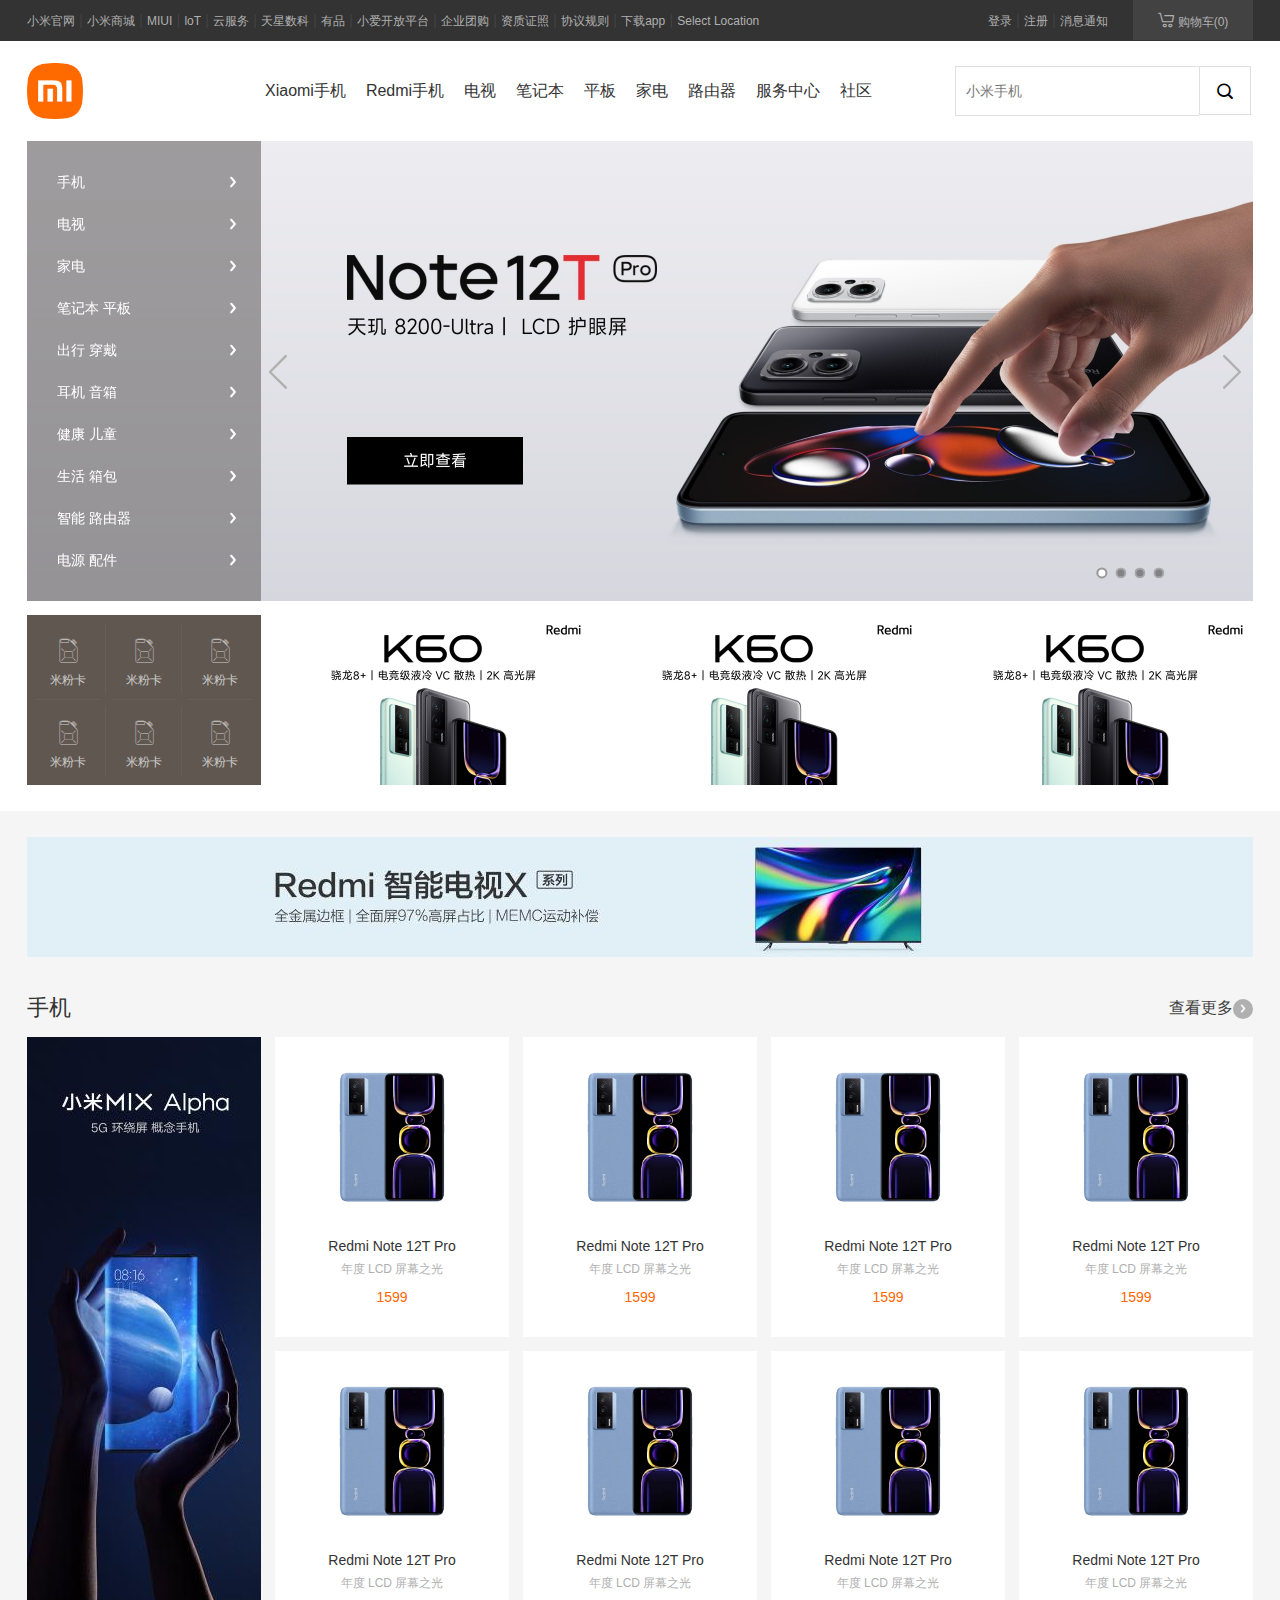
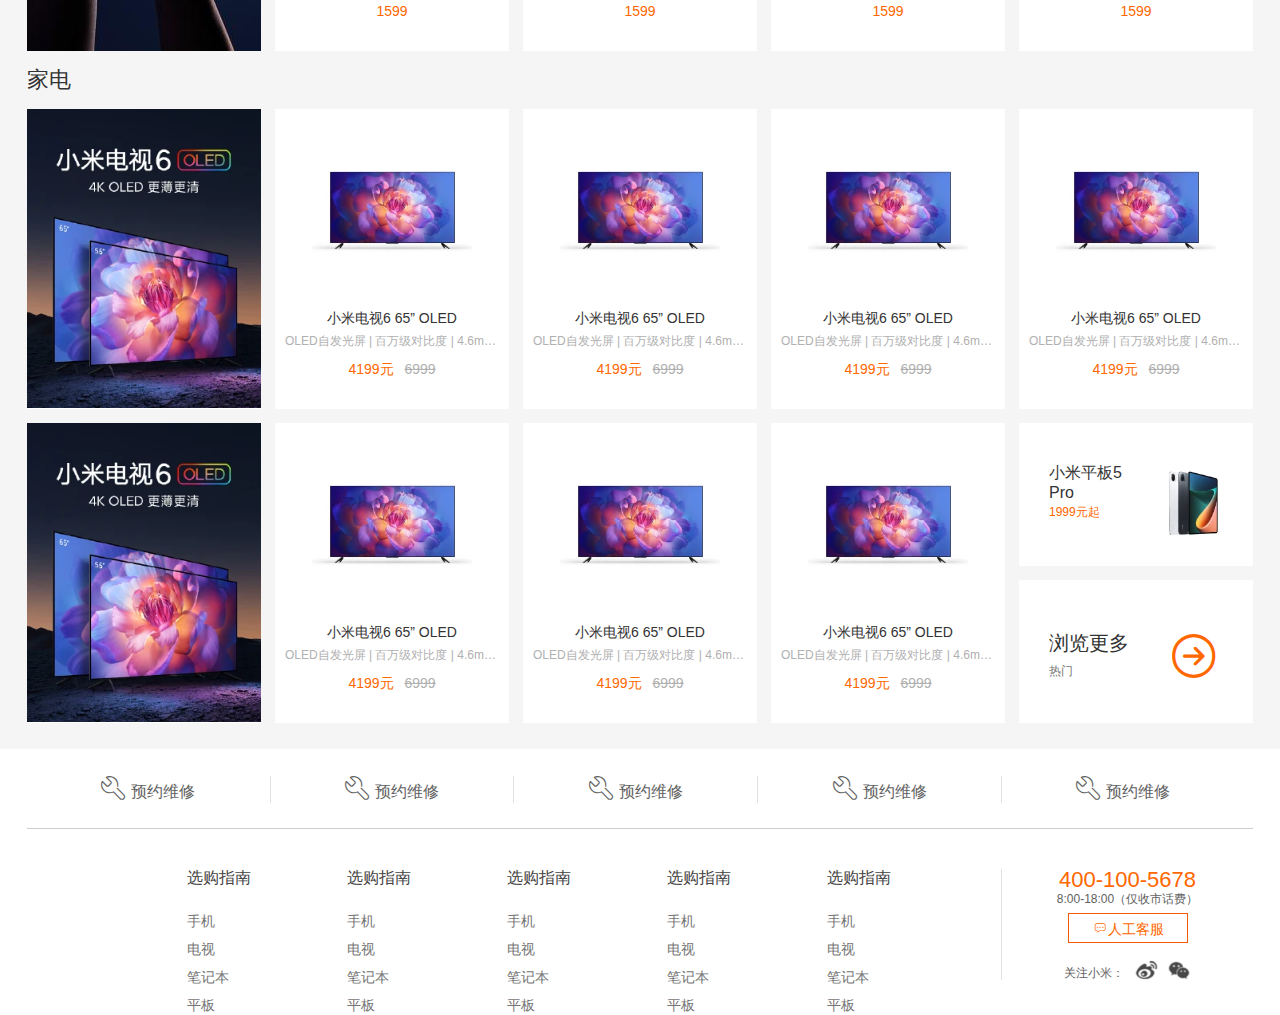
<file: index.html>
<!DOCTYPE html>
<html lang="en">

<head>
    <meta charset="UTF-8">
    <meta http-equiv="X-UA-Compatible" content="IE=edge">
    <meta name="viewport" content="width=device-width, initial-scale=1.0">
    <title>小米</title>
    <link rel="stylesheet" href="./css/swiper-bundle.css">
    <link rel="stylesheet" href="./images/favicon.ico">
    <link rel="stylesheet" href="./css/reset.css">
    <link rel="stylesheet" href="./css/iconfont/iconfont.css">
    <link rel="stylesheet" href="./css/mi.css">

</head>

<body>

    <!-- 头部开始 -->
    <div class="header clearfix">
        <div class="wrap clearfix">
            <ul class="header-left ">
                <li><a href="#">小米官网</a><span>|</span></li>
                <li><a href="#">小米商城</a><span>|</span></li>
                <li><a href="#">MIUI</a><span>|</span></li>
                <li><a href="#">loT</a><span>|</span></li>
                <li><a href="#">云服务</a><span>|</span></li>
                <li><a href="#">天星数科</a><span>|</span></li>
                <li><a href="#">有品</a><span>|</span></li>
                <li><a href="#">小爱开放平台</a><span>|</span></li>
                <li><a href="#">企业团购</a><span>|</span></li>
                <li><a href="#">资质证照</a><span>|</span></li>
                <li><a href="#">协议规则</a><span>|</span>
                </li>
                <li class="download-list">
                    <a href="#">下载app</a><span>|</span>
                    <div class="download">
                        <a href="#">
                            <img src="./images/download.png" alt="">
                            <p>小米商城</p>
                        </a>
                    </div>
                    <div class="triangle"></div>
                </li>
                <li><a href="#">Select Location</a></li>
            </ul>
            <ul class="header-right ">
                <li><a href="#">登录</a><span>|</span></li>
                <li><a href="#">注册</a><span>|</span></li>
                <li><a href="#">消息通知</a></li>
                <li class="cart">
                    <a href="#">
                        <i class="iconfont">&#xe607;</i>购物车(0)
                    </a>
                    <div class="cart-list">购物车还没有商品，赶紧选购吧!</div>
                </li>
            </ul>
        </div>
    </div>
    <!-- 头部结束 -->
    <!-- 导航开始 -->

    <div class="nav ">
        <div class="wrap clearfix">
            <div class="logo">
                <a href="">
                    <img src="./images/logo-mi2.png" alt="">
                </a>
            </div>
            <div class="nav-bar">
                <ul>
                    <li>
                        <a href="#">Xiaomi手机</a>
                        <div class="nav-bar-list">
                            <div class="wrap">
                                <ul>
                                    <li>
                                        <a href="#">
                                            <div class="nav-img-box"><img src="./images/lower-list.webp" alt=""></div>
                                            <p class="phone-name">Xiaomi Civi 3</p>
                                            <p class="phone-price">2499元起</p>
                                        </a>
                                    </li>
                                    <li>
                                        <a href="#">
                                            <div class="nav-img-box"><img src="./images/lower-list.webp" alt=""></div>
                                            <p class="phone-name">Xiaomi Civi 3</p>
                                            <p class="phone-price">2499元起</p>
                                        </a>
                                    </li>
                                    <li>
                                        <a href="#">
                                            <div class="nav-img-box"><img src="./images/lower-list.webp" alt=""></div>
                                            <p class="phone-name">Xiaomi Civi 3</p>
                                            <p class="phone-price">2499元起</p>
                                        </a>
                                    </li>
                                    <li>
                                        <a href="#">
                                            <div class="nav-img-box"><img src="./images/lower-list.webp" alt=""></div>
                                            <p class="phone-name">Xiaomi Civi 3</p>
                                            <p class="phone-price">2499元起</p>
                                        </a>
                                    </li>
                                    <li>
                                        <a href="#">
                                            <div class="nav-img-box"><img src="./images/lower-list.webp" alt=""></div>
                                            <p class="phone-name">Xiaomi Civi 3</p>
                                            <p class="phone-price">2499元起</p>
                                        </a>
                                    </li>
                                    <li>
                                        <a href="#">
                                            <div class="nav-img-box"><img src="./images/lower-list.webp" alt=""></div>
                                            <p class="phone-name">Xiaomi Civi 3</p>
                                            <p class="phone-price">2499元起</p>
                                        </a>
                                    </li>
                                </ul>
                            </div>
                        </div>
                    </li>
                    <li>
                        <a href="#">Redmi手机</a>
                        <div class="nav-bar-list">
                            <div class="wrap">
                                <ul>
                                    <li>
                                        <a href="#">
                                            <div class="nav-img-box"><img src="./images/phone.png" alt=""></div>
                                            <p class="phone-name">Xiaomi Civi 3</p>
                                            <p class="phone-price">2499元起</p>
                                        </a>
                                    </li>
                                    <li>
                                        <a href="#">
                                            <div class="nav-img-box"><img src="./images//phone.png" alt=""></div>
                                            <p class="phone-name">Xiaomi Civi 3</p>
                                            <p class="phone-price">2499元起</p>
                                        </a>
                                    </li>
                                    <li>
                                        <a href="#">
                                            <div class="nav-img-box"><img src="./images/phone.png" alt=""></div>
                                            <p class="phone-name">Xiaomi Civi 3</p>
                                            <p class="phone-price">2499元起</p>
                                        </a>
                                    </li>
                                    <li>
                                        <a href="#">
                                            <div class="nav-img-box"><img src="./images/phone.png" alt=""></div>
                                            <p class="phone-name">Xiaomi Civi 3</p>
                                            <p class="phone-price">2499元起</p>
                                        </a>
                                    </li>
                                    <li>
                                        <a href="#">
                                            <div class="nav-img-box"><img src="./images/phone.png" alt=""></div>
                                            <p class="phone-name">Xiaomi Civi 3</p>
                                            <p class="phone-price">2499元起</p>
                                        </a>
                                    </li>
                                    <li>
                                        <a href="#">
                                            <div class="nav-img-box"><img src="./images/phone.png" alt=""></div>
                                            <p class="phone-name">Xiaomi Civi 3</p>
                                            <p class="phone-price">2499元起</p>
                                        </a>
                                    </li>
                                </ul>
                            </div>
                        </div>
                    </li>
                    <li><a href="#">电视</a></li>
                    <li><a href="#">笔记本</a></li>
                    <li><a href="#">平板</a></li>
                    <li><a href="#">家电</a></li>
                    <li><a href="#">路由器</a></li>
                    <li><a href="#">服务中心</a></li>
                    <li><a href="#">社区</a></li>
                </ul>
            </div>
            <div class="search">
                <input type="text" placeholder="小米手机">
                <button type="button" class="iconfont">&#xe63d;</button>
            </div>
        </div>
    </div>
    <!-- 导航结束 -->


    <!-- banner开始 -->
    <div class="banner clearfix">
        <div class="wrap">
            <div class="banner-box">
                <!--轮播图 -->
                <div class="swiper">
                    <div class="swiper-wrapper">
                        <div class="swiper-slide"><img src="images/banner1.jpeg" alt=""></div>
                        <div class="swiper-slide"><img src="images/banner2.webp" alt=""></div>
                        <div class="swiper-slide"><img src="images/banner3.webp" alt=""></div>
                        <div class="swiper-slide"><img src="images/banner4.webp" alt=""></div>
                    </div>
                    <!-- 如果需要分页器 -->
                    <div class="swiper-pagination"></div>

                    <!-- 如果需要导航按钮 -->
                    <div class="swiper-button-prev"></div>
                    <div class="swiper-button-next"></div>
                </div>
                <!-- 滑动门 -->
                <div class="slide">
                    <ul>
                        <li>
                            <a href="#">手机</a><i class="iconfont">&#xe621;</i>
                            <div class="slide-list">
                                <ul>
                                    <li>
                                        <a href="#">
                                            <img src="./images/slide.webp" alt="">
                                            <span>Xiaomi Civi</span>
                                        </a>
                                    </li>
                                    <li>
                                        <a href="#">
                                            <img src="./images/slide.webp" alt="">
                                            <span>Xiaomi Civi</span>
                                        </a>
                                    </li>
                                    <li>
                                        <a href="#">
                                            <img src="./images/slide.webp" alt="">
                                            <span>Xiaomi Civi</span>
                                        </a>
                                    </li>
                                    <li>
                                        <a href="#">
                                            <img src="./images/slide.webp" alt="">
                                            <span>Xiaomi Civi</span>
                                        </a>
                                    </li>
                                    <li>
                                        <a href="#">
                                            <img src="./images/slide.webp" alt="">
                                            <span>Xiaomi Civi</span>
                                        </a>
                                    </li>
                                    <li>
                                        <a href="#">
                                            <img src="./images/slide.webp" alt="">
                                            <span>Xiaomi Civi</span>
                                        </a>
                                    </li>
                                </ul>
                                <ul>
                                    <li>
                                        <a href="#">
                                            <img src="./images/slide.webp" alt="">
                                            <span>Xiaomi Civi</span>
                                        </a>
                                    </li>
                                    <li>
                                        <a href="#">
                                            <img src="./images/slide.webp" alt="">
                                            <span>Xiaomi Civi</span>
                                        </a>
                                    </li>
                                    <li>
                                        <a href="#">
                                            <img src="./images/slide.webp" alt="">
                                            <span>Xiaomi Civi</span>
                                        </a>
                                    </li>
                                    <li>
                                        <a href="#">
                                            <img src="./images/slide.webp" alt="">
                                            <span>Xiaomi Civi</span>
                                        </a>
                                    </li>
                                    <li>
                                        <a href="#">
                                            <img src="./images/slide.webp" alt="">
                                            <span>Xiaomi Civi</span>
                                        </a>
                                    </li>
                                    <li>
                                        <a href="#">
                                            <img src="./images/slide.webp" alt="">
                                            <span>Xiaomi Civi</span>
                                        </a>
                                    </li>
                                </ul>
                                <ul>
                                    <li>
                                        <a href="#">
                                            <img src="./images/slide.webp" alt="">
                                            <span>Xiaomi Civi</span>
                                        </a>
                                    </li>
                                    <li>
                                        <a href="#">
                                            <img src="./images/slide.webp" alt="">
                                            <span>Xiaomi Civi</span>
                                        </a>
                                    </li>
                                    <li>
                                        <a href="#">
                                            <img src="./images/slide.webp" alt="">
                                            <span>Xiaomi Civi</span>
                                        </a>
                                    </li>
                                    <li>
                                        <a href="#">
                                            <img src="./images/slide.webp" alt="">
                                            <span>Xiaomi Civi</span>
                                        </a>
                                    </li>
                                    <li>
                                        <a href="#">
                                            <img src="./images/slide.webp" alt="">
                                            <span>Xiaomi Civi</span>
                                        </a>
                                    </li>
                                    <li>
                                        <a href="#">
                                            <img src="./images/slide.webp" alt="">
                                            <span>Xiaomi Civi</span>
                                        </a>
                                    </li>
                                </ul>
                                <ul>
                                    <li>
                                        <a href="#">
                                            <img src="./images/slide.webp" alt="">
                                            <span>Xiaomi Civi</span>
                                        </a>
                                    </li>
                                    <li>
                                        <a href="#">
                                            <img src="./images/slide.webp" alt="">
                                            <span>Xiaomi Civi</span>
                                        </a>
                                    </li>
                                    <li>
                                        <a href="#">
                                            <img src="./images/slide.webp" alt="">
                                            <span>Xiaomi Civi</span>
                                        </a>
                                    </li>
                                    <li>
                                        <a href="#">
                                            <img src="./images/slide.webp" alt="">
                                            <span>Xiaomi Civi</span>
                                        </a>
                                    </li>
                                    <li>
                                        <a href="#">
                                            <img src="./images/slide.webp" alt="">
                                            <span>Xiaomi Civi</span>
                                        </a>
                                    </li>
                                    <li>
                                        <a href="#">
                                            <img src="./images/slide.webp" alt="">
                                            <span>Xiaomi Civi</span>
                                        </a>
                                    </li>
                                </ul>
                            </div>
                        </li>
                        <li><a href="#">电视</a><i class="iconfont">&#xe621;</i></li>
                        <li><a href="#">家电</a><i class="iconfont">&#xe621;</i></li>
                        <li><a href="#">笔记本 平板</a><i class="iconfont">&#xe621;</i></li>
                        <li><a href="#">出行 穿戴</a><i class="iconfont">&#xe621;</i></li>
                        <li><a href="#">耳机 音箱</a><i class="iconfont">&#xe621;</i></li>
                        <li><a href="#">健康 儿童</a><i class="iconfont">&#xe621;</i></li>
                        <li><a href="#">生活 箱包</a><i class="iconfont">&#xe621;</i></li>
                        <li><a href="#">智能 路由器</a><i class="iconfont">&#xe621;</i></li>
                        <li><a href="#">电源 配件</a><i class="iconfont">&#xe621;</i></li>
                    </ul>

                </div>
            </div>

        </div>
    </div>
    <!-- banner结束 -->

    <!-- 广告开始 -->
    <div class="adv clearfix">
        <div class="wrap clearfix">
            <div class="adv-aside">
                <ul>
                    <li class="row col"><a href="#"><i class="iconfont">&#xe733;</i><p>米粉卡</p></a></li>
                    <li class="row col"><a href="#"><i class="iconfont">&#xe733;</i><p>米粉卡</p></a></li>
                    <li class="row "><a href="#"><i class="iconfont">&#xe733;</i><p>米粉卡</p></a></li>
                    <li class="col"><a href="#"><i class="iconfont">&#xe733;</i><p>米粉卡</p></a></li>
                    <li class="col"><a href="#"><i class="iconfont">&#xe733;</i><p>米粉卡</p></a></li>
                    <li ><a href="#"><i class="iconfont">&#xe733;</i><p>米粉卡</p></a></li>
                </ul>

            </div>
            <div class="adv-img"><a href="#"><img src="images/k60.jpg" alt=""></a></div>
            <div class="adv-img series"><a href="#"><img src="images/k60.jpg" alt=""></a></div>
            <div class="adv-img series"><a href="#"><img src="images/k60.jpg" alt=""></a></div>
        </div>
    </div>
    <!-- 广告结束 -->

    <!--主体开始  -->
    <div class="container">
        <div class="wrap">
            <!-- 手机开始 -->
            <div class="phone">
                <div class="home-banner-box">
                    <a href="#"><img src="./images/phone_ad.jpg" alt=""></a>
                </div>
                <h2 class="title">
                    手机
                    <a href="#" class="more">查看更多<i class="iconfont">&#xe621;</i></a>
                </h2>
                <div class="phone-box clearfix" >
                    <div class="phone-box-left">
                        <a href="#">
                            <img src="images/phone_left.jpg" alt="">
                        </a>
                    </div>
                    <div class="phone-box-right">
                        <ul>
                            <li class="items">
                                <a href="#">
                                    <img src="images/phone-box.webp" alt="" class="goods-img">
                                    <p class="goods-name">Redmi Note 12T Pro</p>
                                    <p class="goods-desc">年度 LCD 屏幕之光</p>
                                    <p class="goods-price">1599</p>
                                </a>
                            </li>
                            <li class="items">
                                <a href="#">
                                    <img src="images/phone-box.webp" alt="" class="goods-img">
                                    <p class="goods-name">Redmi Note 12T Pro</p>
                                    <p class="goods-desc">年度 LCD 屏幕之光</p>
                                    <p class="goods-price">1599</p>
                                </a>
                            </li>
                            <li class="items">
                                <a href="#">
                                    <img src="images/phone-box.webp" alt="" class="goods-img">
                                    <p class="goods-name">Redmi Note 12T Pro</p>
                                    <p class="goods-desc">年度 LCD 屏幕之光</p>
                                    <p class="goods-price">1599</p>
                                </a>
                            </li>
                            <li class="items">
                                <a href="#">
                                    <img src="images/phone-box.webp" alt="" class="goods-img">
                                    <p class="goods-name">Redmi Note 12T Pro</p>
                                    <p class="goods-desc">年度 LCD 屏幕之光</p>
                                    <p class="goods-price">1599</p>
                                </a>
                            </li>
                            <li class="items">
                                <a href="#">
                                    <img src="images/phone-box.webp" alt="" class="goods-img">
                                    <p class="goods-name">Redmi Note 12T Pro</p>
                                    <p class="goods-desc">年度 LCD 屏幕之光</p>
                                    <p class="goods-price">1599</p>
                                </a>
                            </li>
                            <li class="items">
                                <a href="#">
                                    <img src="images/phone-box.webp" alt="" class="goods-img">
                                    <p class="goods-name">Redmi Note 12T Pro</p>
                                    <p class="goods-desc">年度 LCD 屏幕之光</p>
                                    <p class="goods-price">1599</p>
                                </a>
                            </li>
                            <li class="items">
                                <a href="#">
                                    <img src="images/phone-box.webp" alt="" class="goods-img">
                                    <p class="goods-name">Redmi Note 12T Pro</p>
                                    <p class="goods-desc">年度 LCD 屏幕之光</p>
                                    <p class="goods-price">1599</p>
                                </a>
                            </li>
                            <li class="items">
                                <a href="#">
                                    <img src="images/phone-box.webp" alt="" class="goods-img">
                                    <p class="goods-name">Redmi Note 12T Pro</p>
                                    <p class="goods-desc">年度 LCD 屏幕之光</p>
                                    <p class="goods-price">1599</p>
                                </a>
                            </li>
                            
                        </ul>
                    </div>
                </div>
            </div>
            <!-- 手机结束 -->
            <!--家电开始 -->
            <div class="elc">
                <h2 class="title">家电</h2>
            </div>
            <div class="elec-box clearfix">
                <div class="elec-left">
                    <ul>
                        <li class="items"><a href="#"><img src="images/mi-tv.webp" alt="" class="elec-img2"></a></li>
                        <li class="items"><a href="#"><img src="images/mi-tv.webp" alt="" class="elec-img2"></a></li>
                    </ul>
                </div>
                <div class="elec-right">
                    <ul>
                        <li class="items">
                            <a href="#">
                                <img src="images/tv-small.webp" alt="" class="goods-img">
                                <p class="goods-name">小米电视6 65”  OLED</p>
                                <p class="goods-desc">OLED自发光屏 | 百万级对比度 | 4.6mm超薄全面屏</p>
                                <p class="goods-price">4199元 <del>6999</del></p>
                            </a>
                        </li>
                        <li class="items">
                            <a href="#">
                                <img src="images/tv-small.webp" alt="" class="goods-img">
                                <p class="goods-name">小米电视6 65”  OLED</p>
                                <p class="goods-desc">OLED自发光屏 | 百万级对比度 | 4.6mm超薄全面屏</p>
                                <p class="goods-price">4199元 <del>6999</del></p>
                            </a>
                        </li>
                        <li class="items">
                            <a href="#">
                                <img src="images/tv-small.webp" alt="" class="goods-img">
                                <p class="goods-name">小米电视6 65”  OLED</p>
                                <p class="goods-desc">OLED自发光屏 | 百万级对比度 | 4.6mm超薄全面屏</p>
                                <p class="goods-price">4199元 <del>6999</del></p>
                            </a>
                        </li>
                        <li class="items">
                            <a href="#">
                                <img src="images/tv-small.webp" alt="" class="goods-img">
                                <p class="goods-name">小米电视6 65”  OLED</p>
                                <p class="goods-desc">OLED自发光屏 | 百万级对比度 | 4.6mm超薄全面屏</p>
                                <p class="goods-price">4199元 <del>6999</del></p>
                            </a>
                        </li>
                        <li class="items">
                            <a href="#">
                                <img src="images/tv-small.webp" alt="" class="goods-img">
                                <p class="goods-name">小米电视6 65”  OLED</p>
                                <p class="goods-desc">OLED自发光屏 | 百万级对比度 | 4.6mm超薄全面屏</p>
                                <p class="goods-price">4199元 <del>6999</del></p>
                            </a>
                        </li>
                        <li class="items">
                            <a href="#">
                                <img src="images/tv-small.webp" alt="" class="goods-img">
                                <p class="goods-name">小米电视6 65”  OLED</p>
                                <p class="goods-desc">OLED自发光屏 | 百万级对比度 | 4.6mm超薄全面屏</p>
                                <p class="goods-price">4199元 <del>6999</del></p>
                            </a>
                        </li>
                        <li class="items">
                            <a href="#">
                                <img src="images/tv-small.webp" alt="" class="goods-img">
                                <p class="goods-name">小米电视6 65”  OLED</p>
                                <p class="goods-desc">OLED自发光屏 | 百万级对比度 | 4.6mm超薄全面屏</p>
                                <p class="goods-price">4199元 <del>6999</del></p>
                            </a>
                        </li>
                        <li class="items1">
                            <div>
                                <a href="#">
                                    <p class="items1-desc">
                                        <span>小米平板5 Pro</span>
                                        <br>
                                        <span class="items1-price">1999元起</span>
                                    </p>
                                    <img src="images/tv-last.webp" alt="" class="items1-img">
                                </a>
                            </div>
                            <div>
                                <a href="#">
                                    <p class="items1-more">
                                        <span>浏览更多</span>
                                        <br>
                                        <span class="items1-hot">热门</span>
                                    </p>
                                    <i class="iconfont items1-font">&#xe619;
                                    </i>
                                </a>
                            </div>
                        </li>
                    </ul>
                </div>
            </div>
            <!-- 家电结束 -->
        </div>
    </div>
    <!-- 主体结束 -->
    <!-- 页脚开始 -->
    <div class="footer">
        <div class="wrap">
            <div class="footer-server">
                <ul>
                    <li><a href="#"><i class="iconfont">&#xe629;</i>预约维修</a></li>
                    <li><a href="#"><i class="iconfont">&#xe629;</i>预约维修</a></li>
                    <li><a href="#"><i class="iconfont">&#xe629;</i>预约维修</a></li>
                    <li><a href="#"><i class="iconfont">&#xe629;</i>预约维修</a></li>
                    <li><a href="#"><i class="iconfont">&#xe629;</i>预约维修</a></li>
                </ul>
            </div>
            <div class="footer-links">
                 <ul>
                    <li></li>
                    <li></li>
                    <li></li>
                    <li></li>
                    <li></li>
                </ul>
                <ul>
                    <li>选购指南</li>
                    <li><a href="#">手机</a></li>
                    <li><a href="#">电视</a></li>
                    <li><a href="#">笔记本</a></li>
                    <li><a href="#">平板</a></li>
                </ul>
                <ul>
                    <li>选购指南</li>
                    <li><a href="#">手机</a></li>
                    <li><a href="#">电视</a></li>
                    <li><a href="#">笔记本</a></li>
                    <li><a href="#">平板</a></li>
                </ul>
                <ul>
                    <li>选购指南</li>
                    <li><a href="#">手机</a></li>
                    <li><a href="#">电视</a></li>
                    <li><a href="#">笔记本</a></li>
                    <li><a href="#">平板</a></li>
                </ul>
                <ul>
                    <li>选购指南</li>
                    <li><a href="#">手机</a></li>
                    <li><a href="#">电视</a></li>
                    <li><a href="#">笔记本</a></li>
                    <li><a href="#">平板</a></li>
                </ul>
                <ul>
                    <li>选购指南</li>
                    <li><a href="#">手机</a></li>
                    <li><a href="#">电视</a></li>
                    <li><a href="#">笔记本</a></li>
                    <li><a href="#">平板</a></li>
                </ul>
                <div class="contact">
                    <p class="tel">400-100-5678</p>
                    <p class="time">8:00-18:00（仅收市话费）</p>
                    <a href="#" class="kf"><i class="iconfont">&#xe710;</i>人工客服</a>
                    <p class="follow">
                        关注小米：
                        <span class="wb"></span>
                        <span class="wx"></span>
                    </p>
                </div>
            </div>
        </div>
    </div>
    <!-- 页脚结束 -->

</body>

</html>
<script src="js/swiper-bundle.js"></script>
<script src="js/swiper.js"></script>
</file>
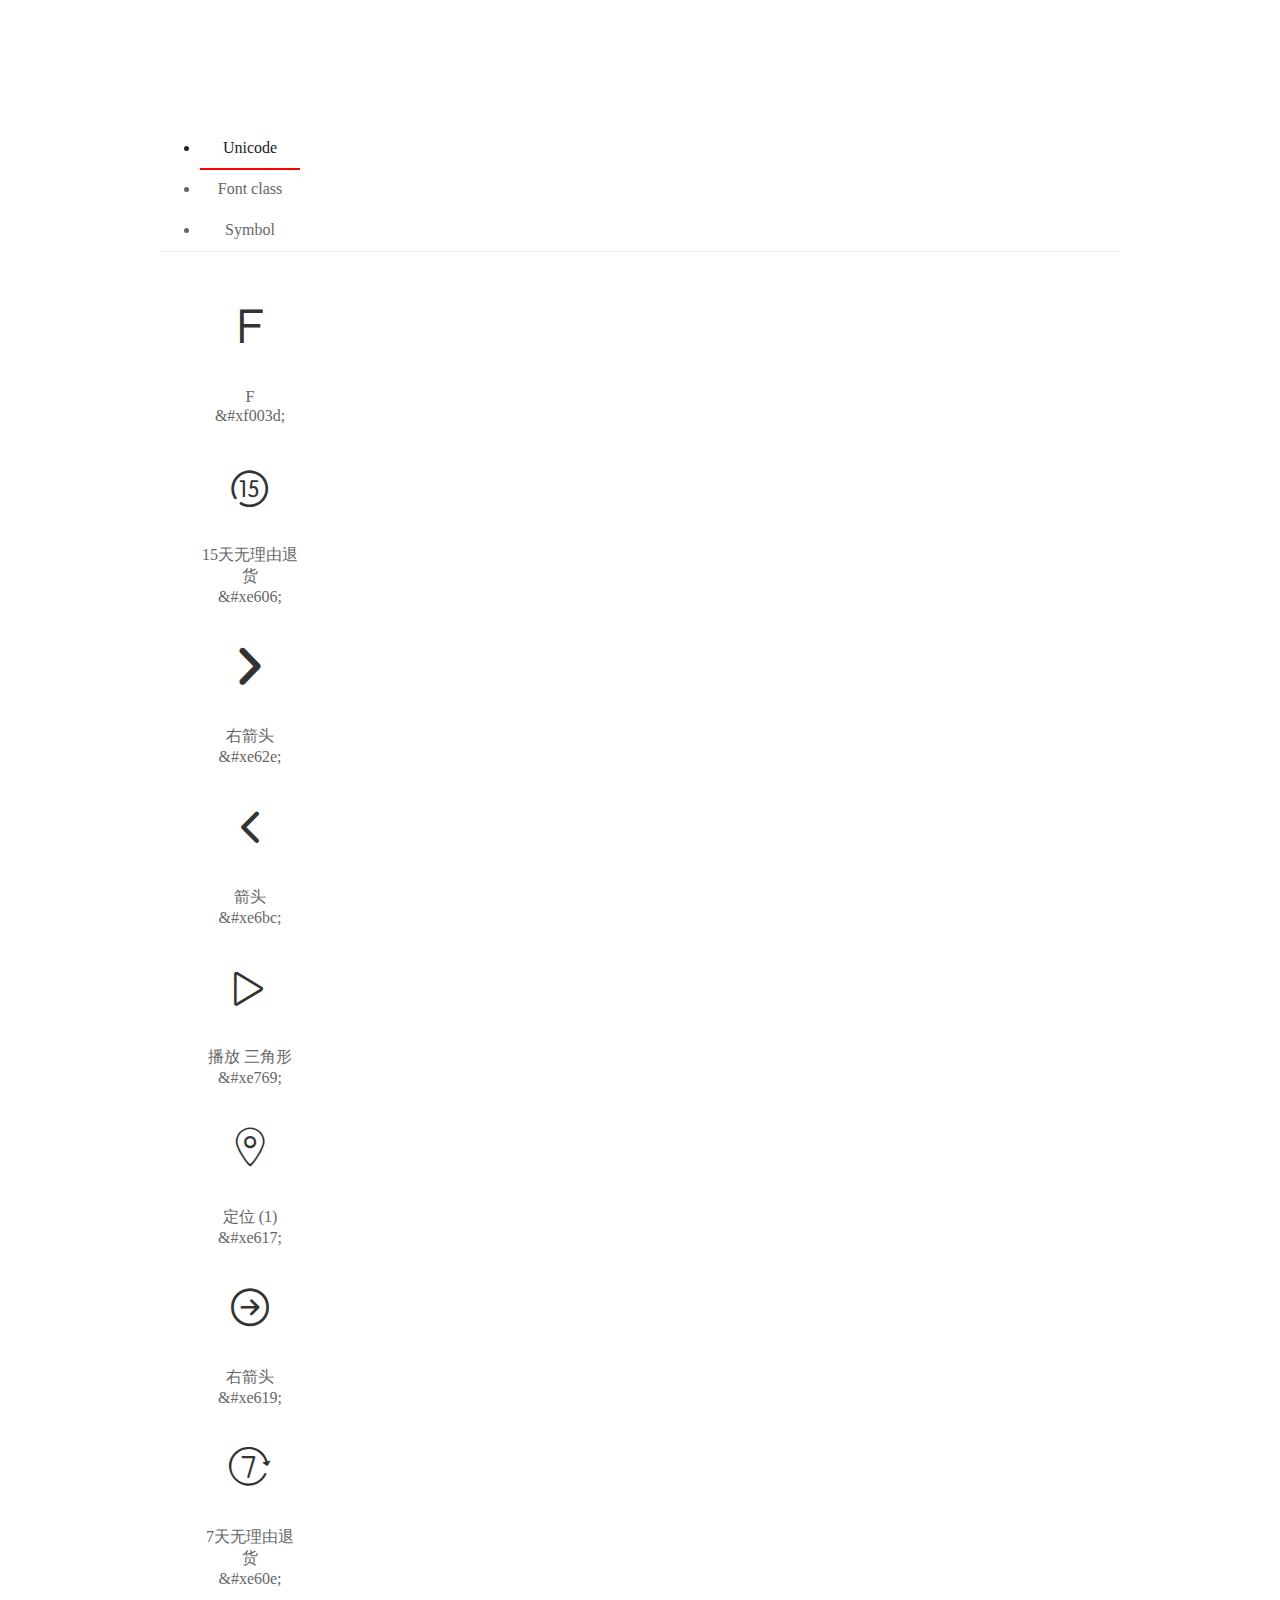
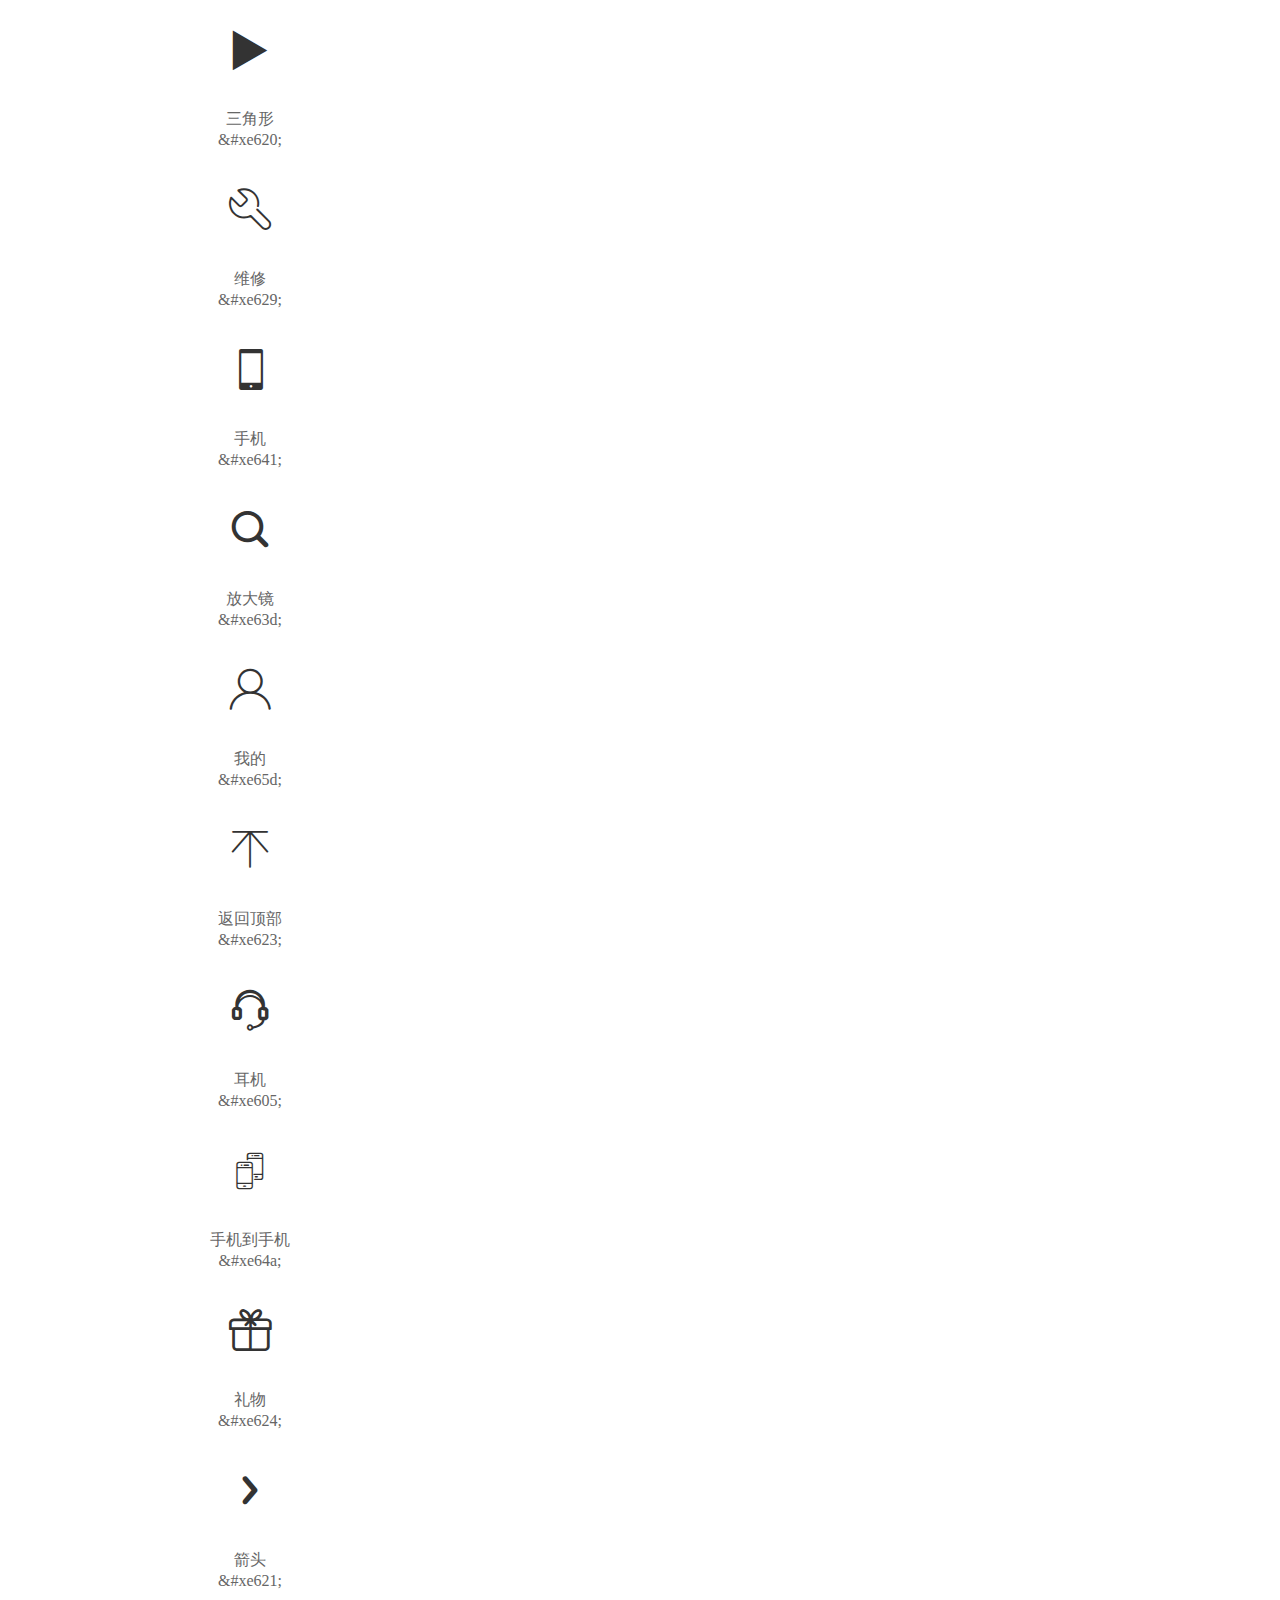
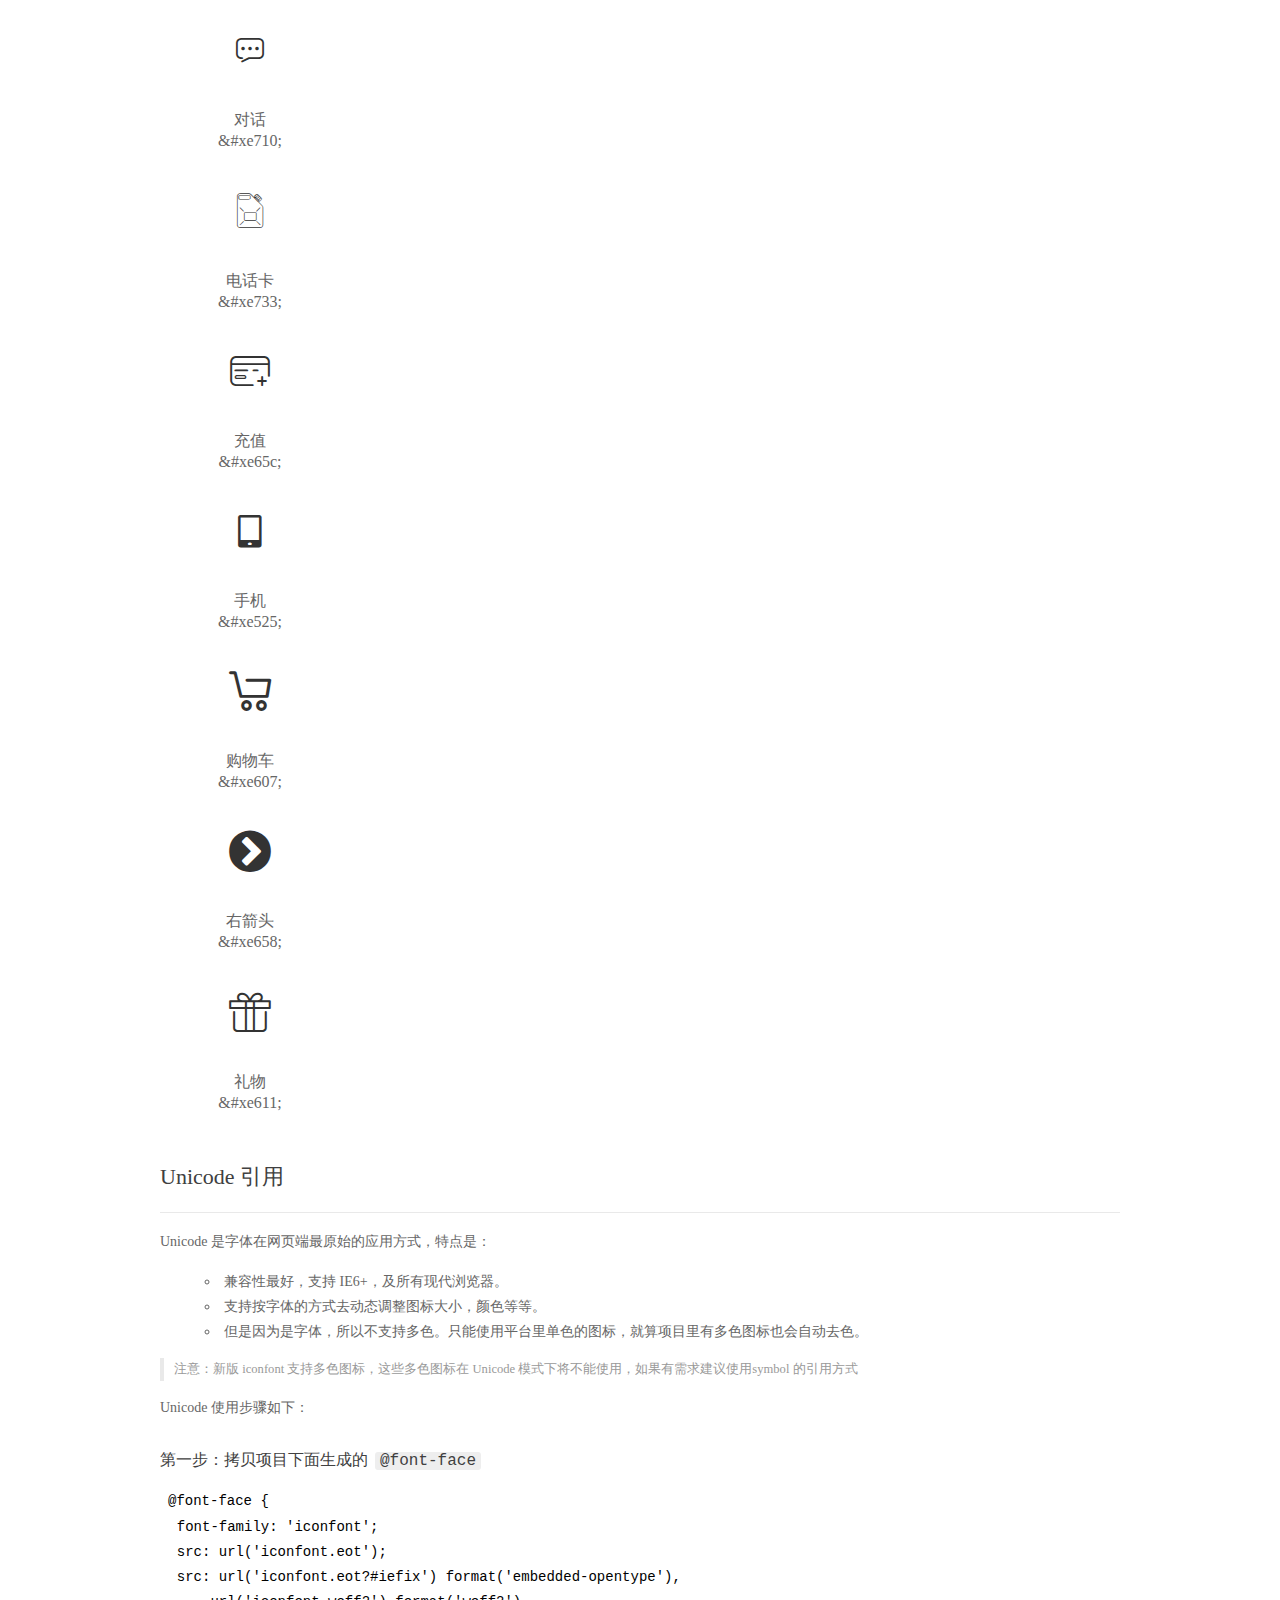
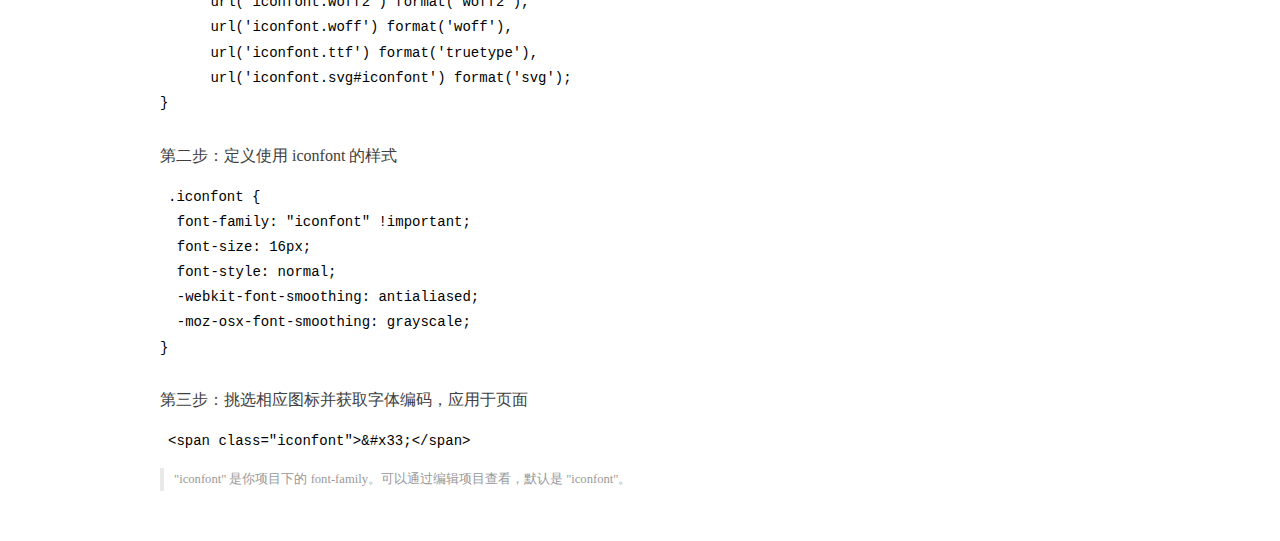
<file: css/iconfont/demo_index.html>
<!DOCTYPE html>
<html>
<head>
  <meta charset="utf-8"/>
  <title>IconFont Demo</title>
  <link rel="shortcut icon" href="https://gtms04.alicdn.com/tps/i4/TB1_oz6GVXXXXaFXpXXJDFnIXXX-64-64.ico" type="image/x-icon"/>
  <link rel="stylesheet" href="https://g.alicdn.com/thx/cube/1.3.2/cube.min.css">
  <link rel="stylesheet" href="demo.css">
  <link rel="stylesheet" href="iconfont.css">
  <script src="iconfont.js"></script>
  <!-- jQuery -->
  <script src="https://a1.alicdn.com/oss/uploads/2018/12/26/7bfddb60-08e8-11e9-9b04-53e73bb6408b.js"></script>
  <!-- 代码高亮 -->
  <script src="https://a1.alicdn.com/oss/uploads/2018/12/26/a3f714d0-08e6-11e9-8a15-ebf944d7534c.js"></script>
</head>
<body>
  <div class="main">
    <h1 class="logo"><a href="https://www.iconfont.cn/" title="iconfont 首页" target="_blank">&#xe86b;</a></h1>
    <div class="nav-tabs">
      <ul id="tabs" class="dib-box">
        <li class="dib active"><span>Unicode</span></li>
        <li class="dib"><span>Font class</span></li>
        <li class="dib"><span>Symbol</span></li>
      </ul>
      
    </div>
    <div class="tab-container">
      <div class="content unicode" style="display: block;">
          <ul class="icon_lists dib-box">
          
            <li class="dib">
              <span class="icon iconfont">&#xf003d;</span>
                <div class="name">F</div>
                <div class="code-name">&amp;#xf003d;</div>
              </li>
          
            <li class="dib">
              <span class="icon iconfont">&#xe606;</span>
                <div class="name">15天无理由退货</div>
                <div class="code-name">&amp;#xe606;</div>
              </li>
          
            <li class="dib">
              <span class="icon iconfont">&#xe62e;</span>
                <div class="name">右箭头</div>
                <div class="code-name">&amp;#xe62e;</div>
              </li>
          
            <li class="dib">
              <span class="icon iconfont">&#xe6bc;</span>
                <div class="name">箭头</div>
                <div class="code-name">&amp;#xe6bc;</div>
              </li>
          
            <li class="dib">
              <span class="icon iconfont">&#xe769;</span>
                <div class="name">播放 三角形</div>
                <div class="code-name">&amp;#xe769;</div>
              </li>
          
            <li class="dib">
              <span class="icon iconfont">&#xe617;</span>
                <div class="name">定位 (1)</div>
                <div class="code-name">&amp;#xe617;</div>
              </li>
          
            <li class="dib">
              <span class="icon iconfont">&#xe619;</span>
                <div class="name">右箭头</div>
                <div class="code-name">&amp;#xe619;</div>
              </li>
          
            <li class="dib">
              <span class="icon iconfont">&#xe60e;</span>
                <div class="name">7天无理由退货</div>
                <div class="code-name">&amp;#xe60e;</div>
              </li>
          
            <li class="dib">
              <span class="icon iconfont">&#xe620;</span>
                <div class="name">三角形</div>
                <div class="code-name">&amp;#xe620;</div>
              </li>
          
            <li class="dib">
              <span class="icon iconfont">&#xe629;</span>
                <div class="name">维修</div>
                <div class="code-name">&amp;#xe629;</div>
              </li>
          
            <li class="dib">
              <span class="icon iconfont">&#xe641;</span>
                <div class="name">手机</div>
                <div class="code-name">&amp;#xe641;</div>
              </li>
          
            <li class="dib">
              <span class="icon iconfont">&#xe63d;</span>
                <div class="name">放大镜</div>
                <div class="code-name">&amp;#xe63d;</div>
              </li>
          
            <li class="dib">
              <span class="icon iconfont">&#xe65d;</span>
                <div class="name">我的</div>
                <div class="code-name">&amp;#xe65d;</div>
              </li>
          
            <li class="dib">
              <span class="icon iconfont">&#xe623;</span>
                <div class="name">返回顶部</div>
                <div class="code-name">&amp;#xe623;</div>
              </li>
          
            <li class="dib">
              <span class="icon iconfont">&#xe605;</span>
                <div class="name">耳机</div>
                <div class="code-name">&amp;#xe605;</div>
              </li>
          
            <li class="dib">
              <span class="icon iconfont">&#xe64a;</span>
                <div class="name">手机到手机</div>
                <div class="code-name">&amp;#xe64a;</div>
              </li>
          
            <li class="dib">
              <span class="icon iconfont">&#xe624;</span>
                <div class="name">礼物</div>
                <div class="code-name">&amp;#xe624;</div>
              </li>
          
            <li class="dib">
              <span class="icon iconfont">&#xe621;</span>
                <div class="name">箭头</div>
                <div class="code-name">&amp;#xe621;</div>
              </li>
          
            <li class="dib">
              <span class="icon iconfont">&#xe710;</span>
                <div class="name">对话</div>
                <div class="code-name">&amp;#xe710;</div>
              </li>
          
            <li class="dib">
              <span class="icon iconfont">&#xe733;</span>
                <div class="name">电话卡</div>
                <div class="code-name">&amp;#xe733;</div>
              </li>
          
            <li class="dib">
              <span class="icon iconfont">&#xe65c;</span>
                <div class="name">充值</div>
                <div class="code-name">&amp;#xe65c;</div>
              </li>
          
            <li class="dib">
              <span class="icon iconfont">&#xe525;</span>
                <div class="name">手机</div>
                <div class="code-name">&amp;#xe525;</div>
              </li>
          
            <li class="dib">
              <span class="icon iconfont">&#xe607;</span>
                <div class="name">购物车</div>
                <div class="code-name">&amp;#xe607;</div>
              </li>
          
            <li class="dib">
              <span class="icon iconfont">&#xe658;</span>
                <div class="name">右箭头</div>
                <div class="code-name">&amp;#xe658;</div>
              </li>
          
            <li class="dib">
              <span class="icon iconfont">&#xe611;</span>
                <div class="name">礼物</div>
                <div class="code-name">&amp;#xe611;</div>
              </li>
          
          </ul>
          <div class="article markdown">
          <h2 id="unicode-">Unicode 引用</h2>
          <hr>

          <p>Unicode 是字体在网页端最原始的应用方式，特点是：</p>
          <ul>
            <li>兼容性最好，支持 IE6+，及所有现代浏览器。</li>
            <li>支持按字体的方式去动态调整图标大小，颜色等等。</li>
            <li>但是因为是字体，所以不支持多色。只能使用平台里单色的图标，就算项目里有多色图标也会自动去色。</li>
          </ul>
          <blockquote>
            <p>注意：新版 iconfont 支持多色图标，这些多色图标在 Unicode 模式下将不能使用，如果有需求建议使用symbol 的引用方式</p>
          </blockquote>
          <p>Unicode 使用步骤如下：</p>
          <h3 id="-font-face">第一步：拷贝项目下面生成的 <code>@font-face</code></h3>
<pre><code class="language-css"
>@font-face {
  font-family: 'iconfont';
  src: url('iconfont.eot');
  src: url('iconfont.eot?#iefix') format('embedded-opentype'),
      url('iconfont.woff2') format('woff2'),
      url('iconfont.woff') format('woff'),
      url('iconfont.ttf') format('truetype'),
      url('iconfont.svg#iconfont') format('svg');
}
</code></pre>
          <h3 id="-iconfont-">第二步：定义使用 iconfont 的样式</h3>
<pre><code class="language-css"
>.iconfont {
  font-family: "iconfont" !important;
  font-size: 16px;
  font-style: normal;
  -webkit-font-smoothing: antialiased;
  -moz-osx-font-smoothing: grayscale;
}
</code></pre>
          <h3 id="-">第三步：挑选相应图标并获取字体编码，应用于页面</h3>
<pre>
<code class="language-html"
>&lt;span class="iconfont"&gt;&amp;#x33;&lt;/span&gt;
</code></pre>
          <blockquote>
            <p>"iconfont" 是你项目下的 font-family。可以通过编辑项目查看，默认是 "iconfont"。</p>
          </blockquote>
          </div>
      </div>
      <div class="content font-class">
        <ul class="icon_lists dib-box">
          
          <li class="dib">
            <span class="icon iconfont icon-F"></span>
            <div class="name">
              F
            </div>
            <div class="code-name">.icon-F
            </div>
          </li>
          
          <li class="dib">
            <span class="icon iconfont icon-15tianwuliyoutuihuo"></span>
            <div class="name">
              15天无理由退货
            </div>
            <div class="code-name">.icon-15tianwuliyoutuihuo
            </div>
          </li>
          
          <li class="dib">
            <span class="icon iconfont icon-iconfonticonfonti2copycopy"></span>
            <div class="name">
              右箭头
            </div>
            <div class="code-name">.icon-iconfonticonfonti2copycopy
            </div>
          </li>
          
          <li class="dib">
            <span class="icon iconfont icon-jiantouarrowhead7"></span>
            <div class="name">
              箭头
            </div>
            <div class="code-name">.icon-jiantouarrowhead7
            </div>
          </li>
          
          <li class="dib">
            <span class="icon iconfont icon-bofangsanjiaoxing"></span>
            <div class="name">
              播放 三角形
            </div>
            <div class="code-name">.icon-bofangsanjiaoxing
            </div>
          </li>
          
          <li class="dib">
            <span class="icon iconfont icon-dingwei1"></span>
            <div class="name">
              定位 (1)
            </div>
            <div class="code-name">.icon-dingwei1
            </div>
          </li>
          
          <li class="dib">
            <span class="icon iconfont icon-youjiantou"></span>
            <div class="name">
              右箭头
            </div>
            <div class="code-name">.icon-youjiantou
            </div>
          </li>
          
          <li class="dib">
            <span class="icon iconfont icon-7tianwuliyoutuihuo"></span>
            <div class="name">
              7天无理由退货
            </div>
            <div class="code-name">.icon-7tianwuliyoutuihuo
            </div>
          </li>
          
          <li class="dib">
            <span class="icon iconfont icon-sanjiaoxing"></span>
            <div class="name">
              三角形
            </div>
            <div class="code-name">.icon-sanjiaoxing
            </div>
          </li>
          
          <li class="dib">
            <span class="icon iconfont icon-buoumaotubiao46"></span>
            <div class="name">
              维修
            </div>
            <div class="code-name">.icon-buoumaotubiao46
            </div>
          </li>
          
          <li class="dib">
            <span class="icon iconfont icon-tel"></span>
            <div class="name">
              手机
            </div>
            <div class="code-name">.icon-tel
            </div>
          </li>
          
          <li class="dib">
            <span class="icon iconfont icon-fangdajing"></span>
            <div class="name">
              放大镜
            </div>
            <div class="code-name">.icon-fangdajing
            </div>
          </li>
          
          <li class="dib">
            <span class="icon iconfont icon-my_icon"></span>
            <div class="name">
              我的
            </div>
            <div class="code-name">.icon-my_icon
            </div>
          </li>
          
          <li class="dib">
            <span class="icon iconfont icon-fanhuidingbu"></span>
            <div class="name">
              返回顶部
            </div>
            <div class="code-name">.icon-fanhuidingbu
            </div>
          </li>
          
          <li class="dib">
            <span class="icon iconfont icon-erji"></span>
            <div class="name">
              耳机
            </div>
            <div class="code-name">.icon-erji
            </div>
          </li>
          
          <li class="dib">
            <span class="icon iconfont icon-shoujidaoshouji"></span>
            <div class="name">
              手机到手机
            </div>
            <div class="code-name">.icon-shoujidaoshouji
            </div>
          </li>
          
          <li class="dib">
            <span class="icon iconfont icon-gifs"></span>
            <div class="name">
              礼物
            </div>
            <div class="code-name">.icon-gifs
            </div>
          </li>
          
          <li class="dib">
            <span class="icon iconfont icon-jiantou"></span>
            <div class="name">
              箭头
            </div>
            <div class="code-name">.icon-jiantou
            </div>
          </li>
          
          <li class="dib">
            <span class="icon iconfont icon-duihua"></span>
            <div class="name">
              对话
            </div>
            <div class="code-name">.icon-duihua
            </div>
          </li>
          
          <li class="dib">
            <span class="icon iconfont icon-dianhuaqia"></span>
            <div class="name">
              电话卡
            </div>
            <div class="code-name">.icon-dianhuaqia
            </div>
          </li>
          
          <li class="dib">
            <span class="icon iconfont icon-chongzhi"></span>
            <div class="name">
              充值
            </div>
            <div class="code-name">.icon-chongzhi
            </div>
          </li>
          
          <li class="dib">
            <span class="icon iconfont icon-shouji"></span>
            <div class="name">
              手机
            </div>
            <div class="code-name">.icon-shouji
            </div>
          </li>
          
          <li class="dib">
            <span class="icon iconfont icon-gouwuche"></span>
            <div class="name">
              购物车
            </div>
            <div class="code-name">.icon-gouwuche
            </div>
          </li>
          
          <li class="dib">
            <span class="icon iconfont icon-youjiantou1"></span>
            <div class="name">
              右箭头
            </div>
            <div class="code-name">.icon-youjiantou1
            </div>
          </li>
          
          <li class="dib">
            <span class="icon iconfont icon-present"></span>
            <div class="name">
              礼物
            </div>
            <div class="code-name">.icon-present
            </div>
          </li>
          
        </ul>
        <div class="article markdown">
        <h2 id="font-class-">font-class 引用</h2>
        <hr>

        <p>font-class 是 Unicode 使用方式的一种变种，主要是解决 Unicode 书写不直观，语意不明确的问题。</p>
        <p>与 Unicode 使用方式相比，具有如下特点：</p>
        <ul>
          <li>兼容性良好，支持 IE8+，及所有现代浏览器。</li>
          <li>相比于 Unicode 语意明确，书写更直观。可以很容易分辨这个 icon 是什么。</li>
          <li>因为使用 class 来定义图标，所以当要替换图标时，只需要修改 class 里面的 Unicode 引用。</li>
          <li>不过因为本质上还是使用的字体，所以多色图标还是不支持的。</li>
        </ul>
        <p>使用步骤如下：</p>
        <h3 id="-fontclass-">第一步：引入项目下面生成的 fontclass 代码：</h3>
<pre><code class="language-html">&lt;link rel="stylesheet" href="./iconfont.css"&gt;
</code></pre>
        <h3 id="-">第二步：挑选相应图标并获取类名，应用于页面：</h3>
<pre><code class="language-html">&lt;span class="iconfont icon-xxx"&gt;&lt;/span&gt;
</code></pre>
        <blockquote>
          <p>"
            iconfont" 是你项目下的 font-family。可以通过编辑项目查看，默认是 "iconfont"。</p>
        </blockquote>
      </div>
      </div>
      <div class="content symbol">
          <ul class="icon_lists dib-box">
          
            <li class="dib">
                <svg class="icon svg-icon" aria-hidden="true">
                  <use xlink:href="#icon-F"></use>
                </svg>
                <div class="name">F</div>
                <div class="code-name">#icon-F</div>
            </li>
          
            <li class="dib">
                <svg class="icon svg-icon" aria-hidden="true">
                  <use xlink:href="#icon-15tianwuliyoutuihuo"></use>
                </svg>
                <div class="name">15天无理由退货</div>
                <div class="code-name">#icon-15tianwuliyoutuihuo</div>
            </li>
          
            <li class="dib">
                <svg class="icon svg-icon" aria-hidden="true">
                  <use xlink:href="#icon-iconfonticonfonti2copycopy"></use>
                </svg>
                <div class="name">右箭头</div>
                <div class="code-name">#icon-iconfonticonfonti2copycopy</div>
            </li>
          
            <li class="dib">
                <svg class="icon svg-icon" aria-hidden="true">
                  <use xlink:href="#icon-jiantouarrowhead7"></use>
                </svg>
                <div class="name">箭头</div>
                <div class="code-name">#icon-jiantouarrowhead7</div>
            </li>
          
            <li class="dib">
                <svg class="icon svg-icon" aria-hidden="true">
                  <use xlink:href="#icon-bofangsanjiaoxing"></use>
                </svg>
                <div class="name">播放 三角形</div>
                <div class="code-name">#icon-bofangsanjiaoxing</div>
            </li>
          
            <li class="dib">
                <svg class="icon svg-icon" aria-hidden="true">
                  <use xlink:href="#icon-dingwei1"></use>
                </svg>
                <div class="name">定位 (1)</div>
                <div class="code-name">#icon-dingwei1</div>
            </li>
          
            <li class="dib">
                <svg class="icon svg-icon" aria-hidden="true">
                  <use xlink:href="#icon-youjiantou"></use>
                </svg>
                <div class="name">右箭头</div>
                <div class="code-name">#icon-youjiantou</div>
            </li>
          
            <li class="dib">
                <svg class="icon svg-icon" aria-hidden="true">
                  <use xlink:href="#icon-7tianwuliyoutuihuo"></use>
                </svg>
                <div class="name">7天无理由退货</div>
                <div class="code-name">#icon-7tianwuliyoutuihuo</div>
            </li>
          
            <li class="dib">
                <svg class="icon svg-icon" aria-hidden="true">
                  <use xlink:href="#icon-sanjiaoxing"></use>
                </svg>
                <div class="name">三角形</div>
                <div class="code-name">#icon-sanjiaoxing</div>
            </li>
          
            <li class="dib">
                <svg class="icon svg-icon" aria-hidden="true">
                  <use xlink:href="#icon-buoumaotubiao46"></use>
                </svg>
                <div class="name">维修</div>
                <div class="code-name">#icon-buoumaotubiao46</div>
            </li>
          
            <li class="dib">
                <svg class="icon svg-icon" aria-hidden="true">
                  <use xlink:href="#icon-tel"></use>
                </svg>
                <div class="name">手机</div>
                <div class="code-name">#icon-tel</div>
            </li>
          
            <li class="dib">
                <svg class="icon svg-icon" aria-hidden="true">
                  <use xlink:href="#icon-fangdajing"></use>
                </svg>
                <div class="name">放大镜</div>
                <div class="code-name">#icon-fangdajing</div>
            </li>
          
            <li class="dib">
                <svg class="icon svg-icon" aria-hidden="true">
                  <use xlink:href="#icon-my_icon"></use>
                </svg>
                <div class="name">我的</div>
                <div class="code-name">#icon-my_icon</div>
            </li>
          
            <li class="dib">
                <svg class="icon svg-icon" aria-hidden="true">
                  <use xlink:href="#icon-fanhuidingbu"></use>
                </svg>
                <div class="name">返回顶部</div>
                <div class="code-name">#icon-fanhuidingbu</div>
            </li>
          
            <li class="dib">
                <svg class="icon svg-icon" aria-hidden="true">
                  <use xlink:href="#icon-erji"></use>
                </svg>
                <div class="name">耳机</div>
                <div class="code-name">#icon-erji</div>
            </li>
          
            <li class="dib">
                <svg class="icon svg-icon" aria-hidden="true">
                  <use xlink:href="#icon-shoujidaoshouji"></use>
                </svg>
                <div class="name">手机到手机</div>
                <div class="code-name">#icon-shoujidaoshouji</div>
            </li>
          
            <li class="dib">
                <svg class="icon svg-icon" aria-hidden="true">
                  <use xlink:href="#icon-gifs"></use>
                </svg>
                <div class="name">礼物</div>
                <div class="code-name">#icon-gifs</div>
            </li>
          
            <li class="dib">
                <svg class="icon svg-icon" aria-hidden="true">
                  <use xlink:href="#icon-jiantou"></use>
                </svg>
                <div class="name">箭头</div>
                <div class="code-name">#icon-jiantou</div>
            </li>
          
            <li class="dib">
                <svg class="icon svg-icon" aria-hidden="true">
                  <use xlink:href="#icon-duihua"></use>
                </svg>
                <div class="name">对话</div>
                <div class="code-name">#icon-duihua</div>
            </li>
          
            <li class="dib">
                <svg class="icon svg-icon" aria-hidden="true">
                  <use xlink:href="#icon-dianhuaqia"></use>
                </svg>
                <div class="name">电话卡</div>
                <div class="code-name">#icon-dianhuaqia</div>
            </li>
          
            <li class="dib">
                <svg class="icon svg-icon" aria-hidden="true">
                  <use xlink:href="#icon-chongzhi"></use>
                </svg>
                <div class="name">充值</div>
                <div class="code-name">#icon-chongzhi</div>
            </li>
          
            <li class="dib">
                <svg class="icon svg-icon" aria-hidden="true">
                  <use xlink:href="#icon-shouji"></use>
                </svg>
                <div class="name">手机</div>
                <div class="code-name">#icon-shouji</div>
            </li>
          
            <li class="dib">
                <svg class="icon svg-icon" aria-hidden="true">
                  <use xlink:href="#icon-gouwuche"></use>
                </svg>
                <div class="name">购物车</div>
                <div class="code-name">#icon-gouwuche</div>
            </li>
          
            <li class="dib">
                <svg class="icon svg-icon" aria-hidden="true">
                  <use xlink:href="#icon-youjiantou1"></use>
                </svg>
                <div class="name">右箭头</div>
                <div class="code-name">#icon-youjiantou1</div>
            </li>
          
            <li class="dib">
                <svg class="icon svg-icon" aria-hidden="true">
                  <use xlink:href="#icon-present"></use>
                </svg>
                <div class="name">礼物</div>
                <div class="code-name">#icon-present</div>
            </li>
          
          </ul>
          <div class="article markdown">
          <h2 id="symbol-">Symbol 引用</h2>
          <hr>

          <p>这是一种全新的使用方式，应该说这才是未来的主流，也是平台目前推荐的用法。相关介绍可以参考这篇<a href="">文章</a>
            这种用法其实是做了一个 SVG 的集合，与另外两种相比具有如下特点：</p>
          <ul>
            <li>支持多色图标了，不再受单色限制。</li>
            <li>通过一些技巧，支持像字体那样，通过 <code>font-size</code>, <code>color</code> 来调整样式。</li>
            <li>兼容性较差，支持 IE9+，及现代浏览器。</li>
            <li>浏览器渲染 SVG 的性能一般，还不如 png。</li>
          </ul>
          <p>使用步骤如下：</p>
          <h3 id="-symbol-">第一步：引入项目下面生成的 symbol 代码：</h3>
<pre><code class="language-html">&lt;script src="./iconfont.js"&gt;&lt;/script&gt;
</code></pre>
          <h3 id="-css-">第二步：加入通用 CSS 代码（引入一次就行）：</h3>
<pre><code class="language-html">&lt;style&gt;
.icon {
  width: 1em;
  height: 1em;
  vertical-align: -0.15em;
  fill: currentColor;
  overflow: hidden;
}
&lt;/style&gt;
</code></pre>
          <h3 id="-">第三步：挑选相应图标并获取类名，应用于页面：</h3>
<pre><code class="language-html">&lt;svg class="icon" aria-hidden="true"&gt;
  &lt;use xlink:href="#icon-xxx"&gt;&lt;/use&gt;
&lt;/svg&gt;
</code></pre>
          </div>
      </div>

    </div>
  </div>
  <script>
  $(document).ready(function () {
      $('.tab-container .content:first').show()

      $('#tabs li').click(function (e) {
        var tabContent = $('.tab-container .content')
        var index = $(this).index()

        if ($(this).hasClass('active')) {
          return
        } else {
          $('#tabs li').removeClass('active')
          $(this).addClass('active')

          tabContent.hide().eq(index).fadeIn()
        }
      })
    })
  </script>
</body>
</html>
</file>
<file: css/iconfont/iconfont.css>
@font-face {font-family: "iconfont";
  src: url('iconfont.eot?t=1561534862311'); /* IE9 */
  src: url('iconfont.eot?t=1561534862311#iefix') format('embedded-opentype'), /* IE6-IE8 */
  url('[data-uri]') format('woff2'),
  url('iconfont.woff?t=1561534862311') format('woff'),
  url('iconfont.ttf?t=1561534862311') format('truetype'), /* chrome, firefox, opera, Safari, Android, iOS 4.2+ */
  url('iconfont.svg?t=1561534862311#iconfont') format('svg'); /* iOS 4.1- */
}

.iconfont {
  font-family: "iconfont" !important;
  font-size: 16px;
  font-style: normal;
  -webkit-font-smoothing: antialiased;
  -moz-osx-font-smoothing: grayscale;
}

.icon-F:before {
  content: "\f003d";
}

.icon-15tianwuliyoutuihuo:before {
  content: "\e606";
}

.icon-iconfonticonfonti2copycopy:before {
  content: "\e62e";
}

.icon-jiantouarrowhead7:before {
  content: "\e6bc";
}

.icon-bofangsanjiaoxing:before {
  content: "\e769";
}

.icon-dingwei1:before {
  content: "\e617";
}

.icon-youjiantou:before {
  content: "\e619";
}

.icon-7tianwuliyoutuihuo:before {
  content: "\e60e";
}

.icon-sanjiaoxing:before {
  content: "\e620";
}

.icon-buoumaotubiao46:before {
  content: "\e629";
}

.icon-tel:before {
  content: "\e641";
}

.icon-fangdajing:before {
  content: "\e63d";
}

.icon-my_icon:before {
  content: "\e65d";
}

.icon-fanhuidingbu:before {
  content: "\e623";
}

.icon-erji:before {
  content: "\e605";
}

.icon-shoujidaoshouji:before {
  content: "\e64a";
}

.icon-gifs:before {
  content: "\e624";
}

.icon-jiantou:before {
  content: "\e621";
}

.icon-duihua:before {
  content: "\e710";
}

.icon-dianhuaqia:before {
  content: "\e733";
}

.icon-chongzhi:before {
  content: "\e65c";
}

.icon-shouji:before {
  content: "\e525";
}

.icon-gouwuche:before {
  content: "\e607";
}

.icon-youjiantou1:before {
  content: "\e658";
}

.icon-present:before {
  content: "\e611";
}
</file>
<file: css/mi.css>
body{
    font-size: 14px;
    min-width: 1226px;
}


/* 头部开始 */
.header{
    width: 100%;
    line-height: 40px;
    background-color: #333;
}
.wrap{
    width: 1226px;
    margin: 0 auto;
}
.header-left{
    float: left;
}
.header-right{
    float: right;
}
.header li{
    position: relative;
    float: left;
}
.header a{
    color:#b0b0b0;
    font-size: 12px;
}
.header a:hover{
    color: #fff;
}
.header span{
    margin: 0 0.3em;
    color:#424242;
}
/*购物车 */
.cart{
    position: relative;
    width: 120px;
    height: 40px;
    background-color: #424242;
    margin-left: 25px;
    text-align: center;
} 
.cart i{
    margin-right: 4px;
}
.cart:hover{
    background-color: #fff;
    cursor: pointer;
}

/* 鼠标悬停在li上 里面的a字体颜色变为橘色 */
.cart:hover a{
    color: #ff6700;
} 

/* 
购物车、下载app思路：
1.绝对定位到正常的位置
2.隐藏
3.鼠标悬停显示

*/
.cart-list{
    position: absolute;
    top: 40px;
    z-index: 100;
    right: 0;
    width: 316px;
    /* 元素高度设置为0 */
    height:0 ;
    /* 元素中的内容溢出 */
    overflow: hidden;
    line-height: 100px;
    color:#333;
    font-size: 12px;
    background-color: #fff;
    box-shadow: 0 2px 10px rgba(0, 0, 0, .15);
    transition: all .3s;
}
/* 
可以过度的属性：
1.颜色
2.数值
3.阴影
4.转换
*/


.cart:hover>.cart-list{
    height: 100px;

}
/* 下载app */
.download{
    overflow: hidden;
    position: absolute;
    top: 40px;
    z-index: 100;
    /* 水平居中 */
    left: 50%;
    margin-left: -62px;
    width: 124px;
    height: 0px;
    background-color: #fff;
    box-shadow: 0 1px 5px #aaa;
    transition:all .3s;
}
.download a{
    display: block;
}
.download img{
    width: 90px;
    margin-left: 17px;
    margin-top: 10px;
}
.download p{
    /* position: relative;
    top: -15px; */
    color:#333;
    font-size: 14px;
    line-height: 14px;
    text-align: center;
}
.header-left>li:hover>.download{
    height: 148px;

}
.triangle{
    display: none;
    position: absolute;
    bottom: 1px;
    left: 50%;
    margin-left: -12px;
    width: 0;
    height: 0;
    border-bottom: 6px solid #fff;
    border-left: 6px solid transparent;
    border-right: 6px solid transparent;
}
.header-left>li:hover>.triangle{
    display: block;
}

/* 头部结束 */ 

/* 导航开始 */
.nav{
    width: 100%;
    height: 100px; 
    position: relative;
    
}
.nav .wrap{
    /* width: 1226px;
    height: 100px; */
    margin: 0 auto;
}

.wrap .logo{
    float: left;
    width: 56px;
    height: 56px;
    margin-top: 22px;
}
.logo img{
    width: 100%;
}
.nav-bar a{
    color: #333;
    font-size: 16px;
}
.nav-bar{
    float: left;
    width: 850px;
    height: 100px;
    line-height: 100px;
    padding-left: 172px;
    box-sizing: border-box;
}

.nav-bar>ul>li{
    float: left;
    padding: 0 10px;
}

.nav-bar>ul>li>a:hover{
    color: #ff6700;
}
/* 下拉列表 */
.nav-bar-list{
    display: none;
    position: absolute;
    top: 100px;
    left: 0;
    z-index: 100;
    width: 100%;
    height: 229px;
    background-color: #fff;
    border-top: 1px solid #e0e0e0;
    box-shadow: 0 3px 4px rgba(0, 0, 0, .18);
}
.nav-bar li:hover>.nav-bar-list{
    display: block;
}
/* 下拉列表的内容部分 */
.nav-bar-list li{
    float: left;
   width: 204px;
   height: 240px;
   padding-top:35px; 
   text-align: center;
}
.nav-img-box{
    width: 100%;
    height: 110px;
    border-left: 1px solid #e0e0e0;
    margin-bottom: 20px;
}
.nav-img-box img{
    height: 100%;
}

.nav-bar-list p{
    line-height: 20px;
    font-size: 12px;
}

.nav-bar-list p:nth-of-type(2){
    color: #ff6700;
}




.search{
    float: right;
    width: 298px;
    height: 50px;
    line-height: 50px;
    text-align: center;
    margin-top: 25px;
}
.search input{
    float: left;
    width: 223px;
    height: 48px;
    padding:0 10px;
    border: 1px solid #e0e0e0;
    /* 去掉input点击时黑色的边框 */
    outline: none;
    border-right: none;
    transition: all .3s;
}
.search button{
    float: left;
    width: 52px;
    height: 49px;
    box-sizing: border-box;
    border: 1px solid #e0e0e0;
    background-color: #fff;
    transition: all .3s;
    font-size: 18px;
}

.search button:hover{
    background-color: #ff6700;
    border: #ff6700;
    color: #fff;
}
.search>input:hover,.search>input:hover+button{
    border-color: #b0b0b0;
}
/* 导航结束 */



/* banner开始 */
.banner,.banner-box{
    width: 100%;
}
/* 轮播图 */

.banner-box .swiper {
    position: relative;
    width: 100%;
    height: 460px;
    --swiper-navigation-color:#b0b0b0;
    --swiper-navigation-size: 35px;
}  
.banner-box .swiper img{
    width: 100%;
    height: 100%;
}
.swiper-button-prev{
    position: absolute;
    left: 240px;
}

.swiper-pagination-bullet {
    width: 7px;
    height: 7px;
    border: 2px solid #fff;
    border-color: hsla(0,0%,100%,.3);
    border-radius: 10px;
    overflow: hidden;
    background: rgba(0,0,0,.4);
    opacity: 1;
}
.home-hero-swiper .swiper-pagination-bullet-active, .home-hero-swiper .swiper-pagination-bullet:hover {
    background: hsla(0,0%,100%,.4);
    border-color: rgba(0,0,0,.4);
}
.swiper-pagination-bullet-active {
    opacity: 1;
    background: #fff;
    border-color: rgba(0,0,0,.4);
}
.swiper-pagination{
    position: absolute;
    /* transform: translateX(50%);
     */
     right: 100px;
    transform: translate(40%,-60%);
}





/* 滑动门 */
.banner-box{
    position: relative;
}
.slide{
    position: absolute;
    top: 0;
    left: 0;
    z-index: 10;
    width: 234px;
    height: 420px;
    background: rgba(105,101,101,.6);
    padding: 20px 0;
}
.slide>ul>li{
    height: 42px;
    line-height: 42px;
    padding-left: 30px;
}
.slide>ul>li:hover{
    background-color: #ff6700;
}
.slide i{
    float: right;
    margin-right: 20px;
    color: #fff;
}
.slide>ul>li>a{
    color: #fff;
    font-size: 14px;
}
.slide-list{
    display: none;
    position: absolute;
    top: 0;
    left: 234px;
    width: 992px;
    height: 456px;
    background-color: #fff;
    border: 1px solid #e0e0e0;
    padding-top: 2px ;
    border-left: none;
    box-shadow: 0 8px 16px rgba(0, 0, 0, .18);
}
.slide>ul>li:hover>.slide-list{
    display: block;
}
.slide-list>ul{
    width: 248px;
    float: left;
}
.slide-list li{
    width: 100%;
    height: 76px;
    box-sizing: border-box;
}
.slide-list a{
    display: flex;
    justify-content: flex-start;
    align-items: center;
    padding: 20px 18px;
}
.slide img{
    width: 40px;
    margin-right: 12px;
}
.slide-list li:hover span{
    color:#ff6700;
}
.swiper {
    width: 600px;
    height: 300px;
}  
.swiper img{
    width: 100%;
}
/* banner结束 */

/* 广告样式开始 */
.adv{
    width: 100%;
    background-color: #fff;    
    margin: 14px 0 26px;
}
.adv-aside{
    float: left;
    width: 228px;
    height: 164px;
    padding: 3px;
    background-color: #5f5750;
    margin-right: 14px;
}
.adv-aside li{
    position: relative;
    float: left;
    width: 70px;
    height: 82px;
    padding: 0  3px;
    text-align: center;
}
.adv-aside a{
    color: #fff;
    opacity: .7;
    font-size: 12px;
    transition: all .2s;
}
.adv-aside a:hover{
    opacity: 1;
}
.adv-aside i{
    font-size: 29px;
    /* 行内元素设置margin和padding的上下不生效 */
    display: block;
    margin-bottom: 4px;
    margin-top: 18px;
}
.row::after,.col::before{
    position: absolute;
    content: "";
    background-color: #665e57;
}
.row::after{
    bottom: 0;
    left: 6px;
    width: 64px;
    height: 1px;
}
.col::before{
    right: 0;
    top: 6px;
    width: 1px;
    height: 70px;
    
}
.adv-img{
    float: left;
    width: 316px;
    height: 170px;
    background-color: #ff6700;
    transition: box-shadow .2s linear;
}
.adv-img:hover{
    box-shadow: 0 15px 30px rgba(0, 0, 0, .1);
}
.series{
    margin-left: 15px;
}
.adv-img img{
    width: 100%;
}
/* 广告样式结束 */
/* 主体样式开始 */
.container{
    /* 自动找高 */
    /* overflow: hidden; */
    width: 100%;
    background: #f5f5f5;
    padding: 4px 0 12px;
}


/* 手机样式开始 */
.home-banner-box{
    width: 100%;
    height: 120px;
    margin: 22px 0;
}
.title{
    color: #333;
    font-size: 22px;
    font-weight: 200;
    text-align: left;
    line-height: 58px;
}
.more{
    float: right;
    font-size: 16px;
    color: #424242;
    transition: all .4s;
}
.more>i{
    display: inline-block;
    width: 20px;
    height: 20px;
    background-color: #b0b0b0;
    border-radius: 50%;
    text-align: center;
    line-height: 20px;
    color: #fff;
    font-size: 12px;
    transition: all .4s;
}
.more:hover{
    color: #ff6700;
}
.more:hover>i{
    background-color:#ff6700 ;
}

.phone-box-left{
    float: left;
    width: 234px;
    height: 614px;
    transition: all .2s linear;
}

.phone-box-right,el-right{
    float: left;
    width: 992px;
    height: 614px;
}
.items{
    float: left;
    width: 234px;
    height: 300px;
    background-color: #fff;
    margin-bottom: 14px;
    margin-left: 14px;
    text-align: center;
    transition: all .2s linear;
}
.items:hover,.phone-box-left:hover,.items1>div:hover{
    transform: translateY(-2px);
    box-shadow: 0 15px 30px rgba(0, 0, 0, .1);
}

.goods-img{
    display: inline-block;
    width: 160px;
    margin-top: 20px;
    margin-bottom: 18px;
}
.goods-name,.goods-desc{
    width: 214px;
    white-space: nowrap;
    overflow: hidden;
    text-overflow: ellipsis;
}
.goods-name{
    height: 21px;
    margin-bottom: 2px;
    color: #333;
    font-size: 14px;
}
.goods-desc{
    height: 18px;
    margin-bottom: 10px;
    font-size: 12px;
    color: #b0b0b0;
}
.goods-price{
    color: #ff6700;
    font-size: 14px;
}
/* 手机样式结束 */
/* 家电样式开始 */
.elec-left{
    float: left;
    width: 234px;
    height: 614px;
}
.elec-left .items{
    margin-left: 0;
}
.elec-img2{
    width: 100%;
}
.goods-price>del{
    color: #b0b0b0;
    margin-left: 7px;
}
.items1{
    float: left;
    width: 234px;
    height: 300px;
    margin-left: 14px;
}
.items1>div{
    width: 234px;
    height: 143px;
    background-color: #fff;
    margin-bottom: 14px;
    transition: all .2s linear;
}
.items1 a{
    width: 100%;
}

.items1-desc{
    float: left;
    width: 97px;
    height: 63px;
    margin-left: 30px;
    margin-top: 40px;
    font-size: 16px;
    text-align: left;
    color: #333;
}
.items1-img{
    float: right;
    width: 80px;
    margin-top: 40px;
    margin-right: 20px;
}
.items1-price{
    color: #ff6700;
    font-size: 12px;
}
.items1-more{
    float: left;
    width: 94px;
    height: 45px;
    margin-left: 30px;
    margin-top: 50px;
    font-size: 20px;
    color: #333;
}
.items1-hot{
    color: #757575;
    font-size: 12px;
}
.items1-font{
    float: right;
    font-size: 48px;
    margin-top: 50px;
    margin-right: 35px;
    color: #ff6700;
}

/* 家电样式结束 */
/* 主体样式结束 */

/* 页脚开始 */
.footer{
    width: 100%;
    background-color: #fff;
}
.footer-server{
    width: 100%;
    height: 25px;
    padding: 27px 0;
    border-bottom: 1px solid #e0e0e0;
}
.footer-server{
    border-bottom: 1px solid #ccc;
}
.footer-server li{
    float: left;
    width: 19.8%;
    border-right: 1px solid #e0e0e0;
    text-align: center;

}
.footer-server li:last-child{
    border-right: none;
}
.footer-server a{
    color: #616161;
    font-size: 16px;
    transition: all .2s;
}
.footer-server a:hover{
    color: #ff6700;
}
.footer-server i{
    margin-right: 6px;
    font-size: 24px;
    line-height: 24px;
}
.footer-links{
    width: 100%;
    /* height: 172.5px; */
    padding: 40px 0;
}
.footer-links>ul{
    float: left;
    width: 160px;
    text-align: left;
    color: #424242;
    font-size: 16px;
}
.footer-links li{
    width: 160px;
    height: 18px;
}
.footer-links li a{
    color: #757575;
    font-size: 14px;
}
.footer-links li a:hover{
    color: #ff6700;
}
.footer-links li{
    margin-top: 10px;
}

.footer-links li:first-child{
    line-height: 1.25;
    margin: -1px 0 26px;
}
.contact{
    float: right;
    width: 251px;
    height: 111px;
    border-left: 1px solid #e0e0e0;
    text-align: center;
}
.tel{
    font-size: 22px;
    line-height: 1;
    color: #ff6700;
    border-bottom: 5px;
}
.time{
    font-size: 12px;
    color: #616161;
    margin-bottom: 5px;
}
.kf{
    display: block;
    margin: 0 auto;
    width: 118px;
    height: 28px;
    line-height: 28px;
    color: #ff6700;
    border: 1px solid #f25807;
    transition: all .4s;
}
.kf:hover{
    background-color: #f25807;
    color: #fff;
}
.follow{
    color: #616161;
    font-size: 12px;
    margin-top: 10px;
}
.follow>span{
    /* 自己小范围移动 */
    position: relative;
    top: 5px;
    display: inline-block;
    width: 24px;
    height: 24px;
    margin-left: 6px;
    background-size: 100%;
    cursor: pointer;
    
}
.wb{
    background: url('../images/wb.png');
}
.wx{
    background: url('../images/wx.png');
}

/* 页脚结束 */
</file>
<file: css/iconfont/demo.css>
/* Logo 字体 */
@font-face {
  font-family: "iconfont logo";
  src: url('https://at.alicdn.com/t/font_985780_km7mi63cihi.eot?t=1545807318834');
  src: url('https://at.alicdn.com/t/font_985780_km7mi63cihi.eot?t=1545807318834#iefix') format('embedded-opentype'),
    url('https://at.alicdn.com/t/font_985780_km7mi63cihi.woff?t=1545807318834') format('woff'),
    url('https://at.alicdn.com/t/font_985780_km7mi63cihi.ttf?t=1545807318834') format('truetype'),
    url('https://at.alicdn.com/t/font_985780_km7mi63cihi.svg?t=1545807318834#iconfont') format('svg');
}

.logo {
  font-family: "iconfont logo";
  font-size: 160px;
  font-style: normal;
  -webkit-font-smoothing: antialiased;
  -moz-osx-font-smoothing: grayscale;
}

/* tabs */
.nav-tabs {
  position: relative;
}

.nav-tabs .nav-more {
  position: absolute;
  right: 0;
  bottom: 0;
  height: 42px;
  line-height: 42px;
  color: #666;
}

#tabs {
  border-bottom: 1px solid #eee;
}

#tabs li {
  cursor: pointer;
  width: 100px;
  height: 40px;
  line-height: 40px;
  text-align: center;
  font-size: 16px;
  border-bottom: 2px solid transparent;
  position: relative;
  z-index: 1;
  margin-bottom: -1px;
  color: #666;
}


#tabs .active {
  border-bottom-color: #f00;
  color: #222;
}

.tab-container .content {
  display: none;
}

/* 页面布局 */
.main {
  padding: 30px 100px;
  width: 960px;
  margin: 0 auto;
}

.main .logo {
  color: #333;
  text-align: left;
  margin-bottom: 30px;
  line-height: 1;
  height: 110px;
  margin-top: -50px;
  overflow: hidden;
  *zoom: 1;
}

.main .logo a {
  font-size: 160px;
  color: #333;
}

.helps {
  margin-top: 40px;
}

.helps pre {
  padding: 20px;
  margin: 10px 0;
  border: solid 1px #e7e1cd;
  background-color: #fffdef;
  overflow: auto;
}

.icon_lists {
  width: 100% !important;
  overflow: hidden;
  *zoom: 1;
}

.icon_lists li {
  width: 100px;
  margin-bottom: 10px;
  margin-right: 20px;
  text-align: center;
  list-style: none !important;
  cursor: default;
}

.icon_lists li .code-name {
  line-height: 1.2;
}

.icon_lists .icon {
  display: block;
  height: 100px;
  line-height: 100px;
  font-size: 42px;
  margin: 10px auto;
  color: #333;
  -webkit-transition: font-size 0.25s linear, width 0.25s linear;
  -moz-transition: font-size 0.25s linear, width 0.25s linear;
  transition: font-size 0.25s linear, width 0.25s linear;
}

.icon_lists .icon:hover {
  font-size: 100px;
}

.icon_lists .svg-icon {
  /* 通过设置 font-size 来改变图标大小 */
  width: 1em;
  /* 图标和文字相邻时，垂直对齐 */
  vertical-align: -0.15em;
  /* 通过设置 color 来改变 SVG 的颜色/fill */
  fill: currentColor;
  /* path 和 stroke 溢出 viewBox 部分在 IE 下会显示
      normalize.css 中也包含这行 */
  overflow: hidden;
}

.icon_lists li .name,
.icon_lists li .code-name {
  color: #666;
}

/* markdown 样式 */
.markdown {
  color: #666;
  font-size: 14px;
  line-height: 1.8;
}

.highlight {
  line-height: 1.5;
}

.markdown img {
  vertical-align: middle;
  max-width: 100%;
}

.markdown h1 {
  color: #404040;
  font-weight: 500;
  line-height: 40px;
  margin-bottom: 24px;
}

.markdown h2,
.markdown h3,
.markdown h4,
.markdown h5,
.markdown h6 {
  color: #404040;
  margin: 1.6em 0 0.6em 0;
  font-weight: 500;
  clear: both;
}

.markdown h1 {
  font-size: 28px;
}

.markdown h2 {
  font-size: 22px;
}

.markdown h3 {
  font-size: 16px;
}

.markdown h4 {
  font-size: 14px;
}

.markdown h5 {
  font-size: 12px;
}

.markdown h6 {
  font-size: 12px;
}

.markdown hr {
  height: 1px;
  border: 0;
  background: #e9e9e9;
  margin: 16px 0;
  clear: both;
}

.markdown p {
  margin: 1em 0;
}

.markdown>p,
.markdown>blockquote,
.markdown>.highlight,
.markdown>ol,
.markdown>ul {
  width: 80%;
}

.markdown ul>li {
  list-style: circle;
}

.markdown>ul li,
.markdown blockquote ul>li {
  margin-left: 20px;
  padding-left: 4px;
}

.markdown>ul li p,
.markdown>ol li p {
  margin: 0.6em 0;
}

.markdown ol>li {
  list-style: decimal;
}

.markdown>ol li,
.markdown blockquote ol>li {
  margin-left: 20px;
  padding-left: 4px;
}

.markdown code {
  margin: 0 3px;
  padding: 0 5px;
  background: #eee;
  border-radius: 3px;
}

.markdown strong,
.markdown b {
  font-weight: 600;
}

.markdown>table {
  border-collapse: collapse;
  border-spacing: 0px;
  empty-cells: show;
  border: 1px solid #e9e9e9;
  width: 95%;
  margin-bottom: 24px;
}

.markdown>table th {
  white-space: nowrap;
  color: #333;
  font-weight: 600;
}

.markdown>table th,
.markdown>table td {
  border: 1px solid #e9e9e9;
  padding: 8px 16px;
  text-align: left;
}

.markdown>table th {
  background: #F7F7F7;
}

.markdown blockquote {
  font-size: 90%;
  color: #999;
  border-left: 4px solid #e9e9e9;
  padding-left: 0.8em;
  margin: 1em 0;
}

.markdown blockquote p {
  margin: 0;
}

.markdown .anchor {
  opacity: 0;
  transition: opacity 0.3s ease;
  margin-left: 8px;
}

.markdown .waiting {
  color: #ccc;
}

.markdown h1:hover .anchor,
.markdown h2:hover .anchor,
.markdown h3:hover .anchor,
.markdown h4:hover .anchor,
.markdown h5:hover .anchor,
.markdown h6:hover .anchor {
  opacity: 1;
  display: inline-block;
}

.markdown>br,
.markdown>p>br {
  clear: both;
}


.hljs {
  display: block;
  background: white;
  padding: 0.5em;
  color: #333333;
  overflow-x: auto;
}

.hljs-comment,
.hljs-meta {
  color: #969896;
}

.hljs-string,
.hljs-variable,
.hljs-template-variable,
.hljs-strong,
.hljs-emphasis,
.hljs-quote {
  color: #df5000;
}

.hljs-keyword,
.hljs-selector-tag,
.hljs-type {
  color: #a71d5d;
}

.hljs-literal,
.hljs-symbol,
.hljs-bullet,
.hljs-attribute {
  color: #0086b3;
}

.hljs-section,
.hljs-name {
  color: #63a35c;
}

.hljs-tag {
  color: #333333;
}

.hljs-title,
.hljs-attr,
.hljs-selector-id,
.hljs-selector-class,
.hljs-selector-attr,
.hljs-selector-pseudo {
  color: #795da3;
}

.hljs-addition {
  color: #55a532;
  background-color: #eaffea;
}

.hljs-deletion {
  color: #bd2c00;
  background-color: #ffecec;
}

.hljs-link {
  text-decoration: underline;
}

/* 代码高亮 */
/* PrismJS 1.15.0
https://prismjs.com/download.html#themes=prism&languages=markup+css+clike+javascript */
/**
 * prism.js default theme for JavaScript, CSS and HTML
 * Based on dabblet (http://dabblet.com)
 * @author Lea Verou
 */
code[class*="language-"],
pre[class*="language-"] {
  color: black;
  background: none;
  text-shadow: 0 1px white;
  font-family: Consolas, Monaco, 'Andale Mono', 'Ubuntu Mono', monospace;
  text-align: left;
  white-space: pre;
  word-spacing: normal;
  word-break: normal;
  word-wrap: normal;
  line-height: 1.5;

  -moz-tab-size: 4;
  -o-tab-size: 4;
  tab-size: 4;

  -webkit-hyphens: none;
  -moz-hyphens: none;
  -ms-hyphens: none;
  hyphens: none;
}

pre[class*="language-"]::-moz-selection,
pre[class*="language-"] ::-moz-selection,
code[class*="language-"]::-moz-selection,
code[class*="language-"] ::-moz-selection {
  text-shadow: none;
  background: #b3d4fc;
}

pre[class*="language-"]::selection,
pre[class*="language-"] ::selection,
code[class*="language-"]::selection,
code[class*="language-"] ::selection {
  text-shadow: none;
  background: #b3d4fc;
}

@media print {

  code[class*="language-"],
  pre[class*="language-"] {
    text-shadow: none;
  }
}

/* Code blocks */
pre[class*="language-"] {
  padding: 1em;
  margin: .5em 0;
  overflow: auto;
}

:not(pre)>code[class*="language-"],
pre[class*="language-"] {
  background: #f5f2f0;
}

/* Inline code */
:not(pre)>code[class*="language-"] {
  padding: .1em;
  border-radius: .3em;
  white-space: normal;
}

.token.comment,
.token.prolog,
.token.doctype,
.token.cdata {
  color: slategray;
}

.token.punctuation {
  color: #999;
}

.namespace {
  opacity: .7;
}

.token.property,
.token.tag,
.token.boolean,
.token.number,
.token.constant,
.token.symbol,
.token.deleted {
  color: #905;
}

.token.selector,
.token.attr-name,
.token.string,
.token.char,
.token.builtin,
.token.inserted {
  color: #690;
}

.token.operator,
.token.entity,
.token.url,
.language-css .token.string,
.style .token.string {
  color: #9a6e3a;
  background: hsla(0, 0%, 100%, .5);
}

.token.atrule,
.token.attr-value,
.token.keyword {
  color: #07a;
}

.token.function,
.token.class-name {
  color: #DD4A68;
}

.token.regex,
.token.important,
.token.variable {
  color: #e90;
}

.token.important,
.token.bold {
  font-weight: bold;
}

.token.italic {
  font-style: italic;
}

.token.entity {
  cursor: help;
}
</file>
